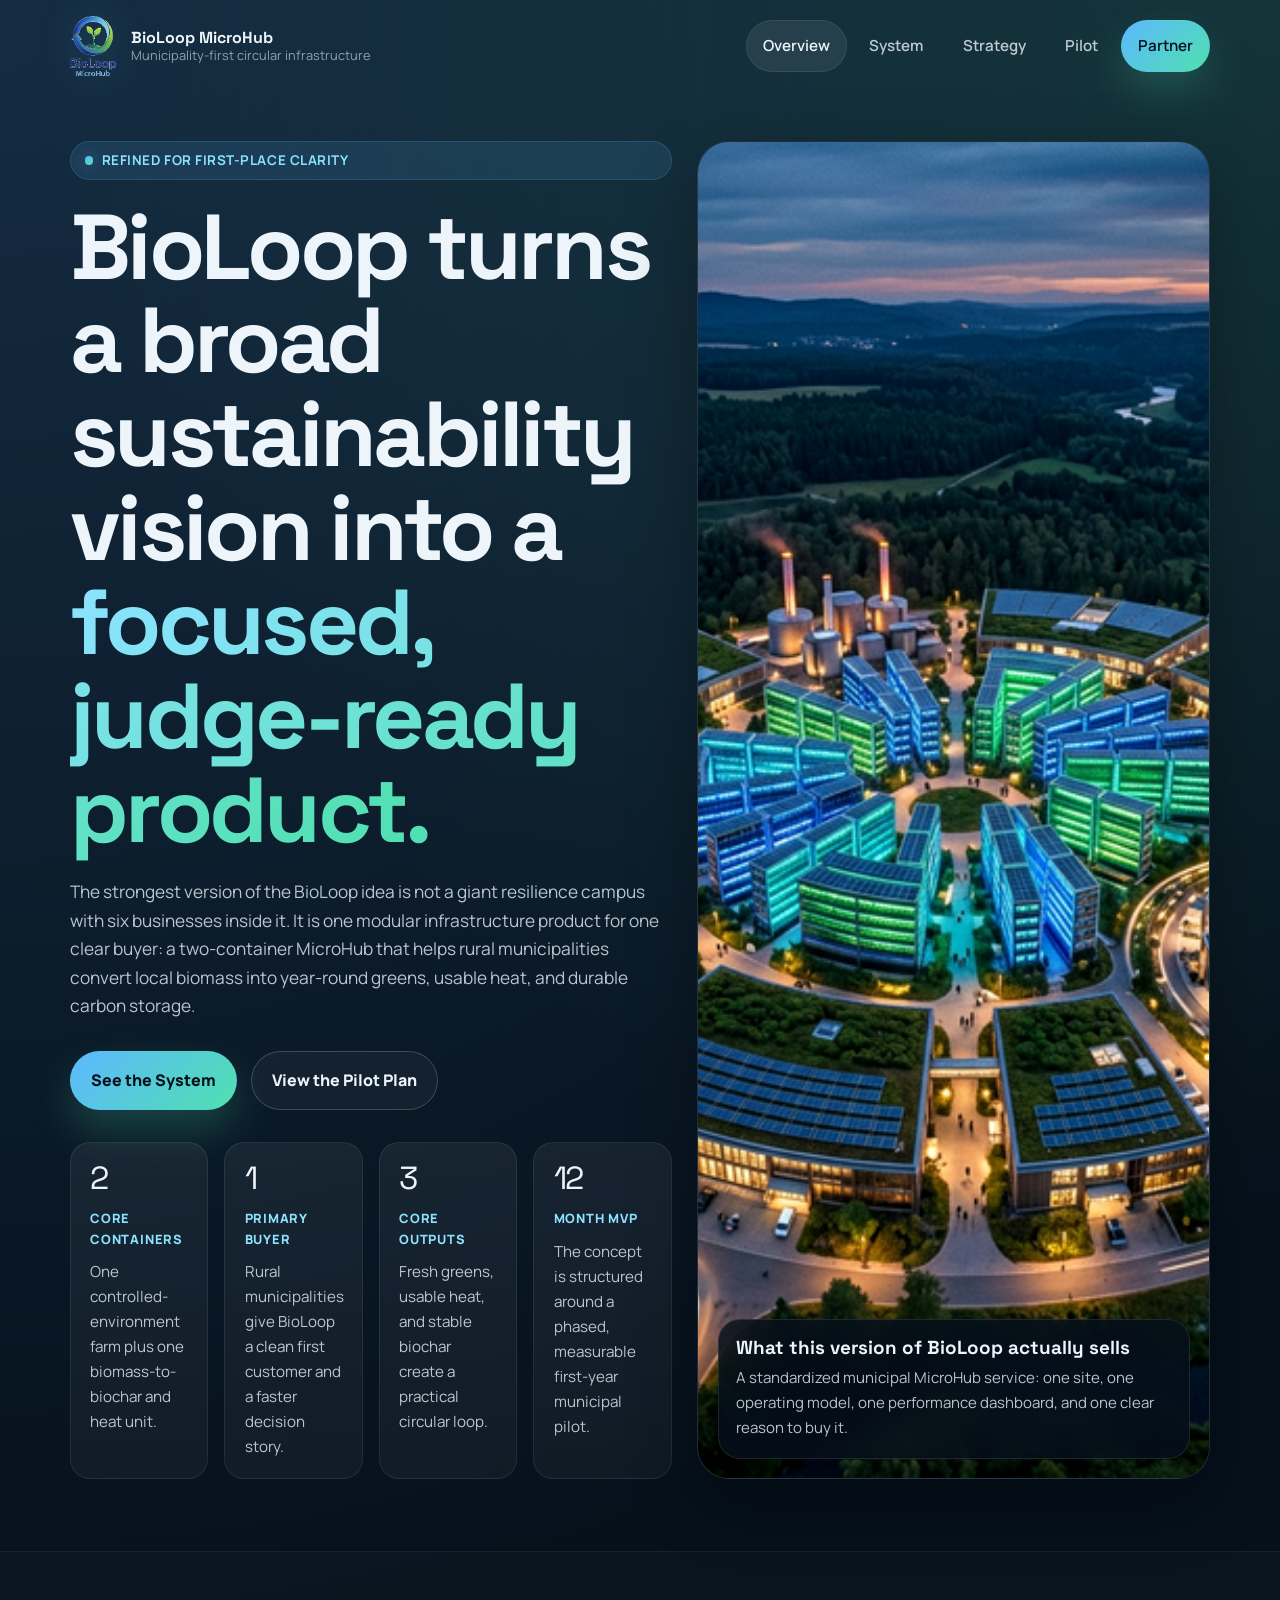
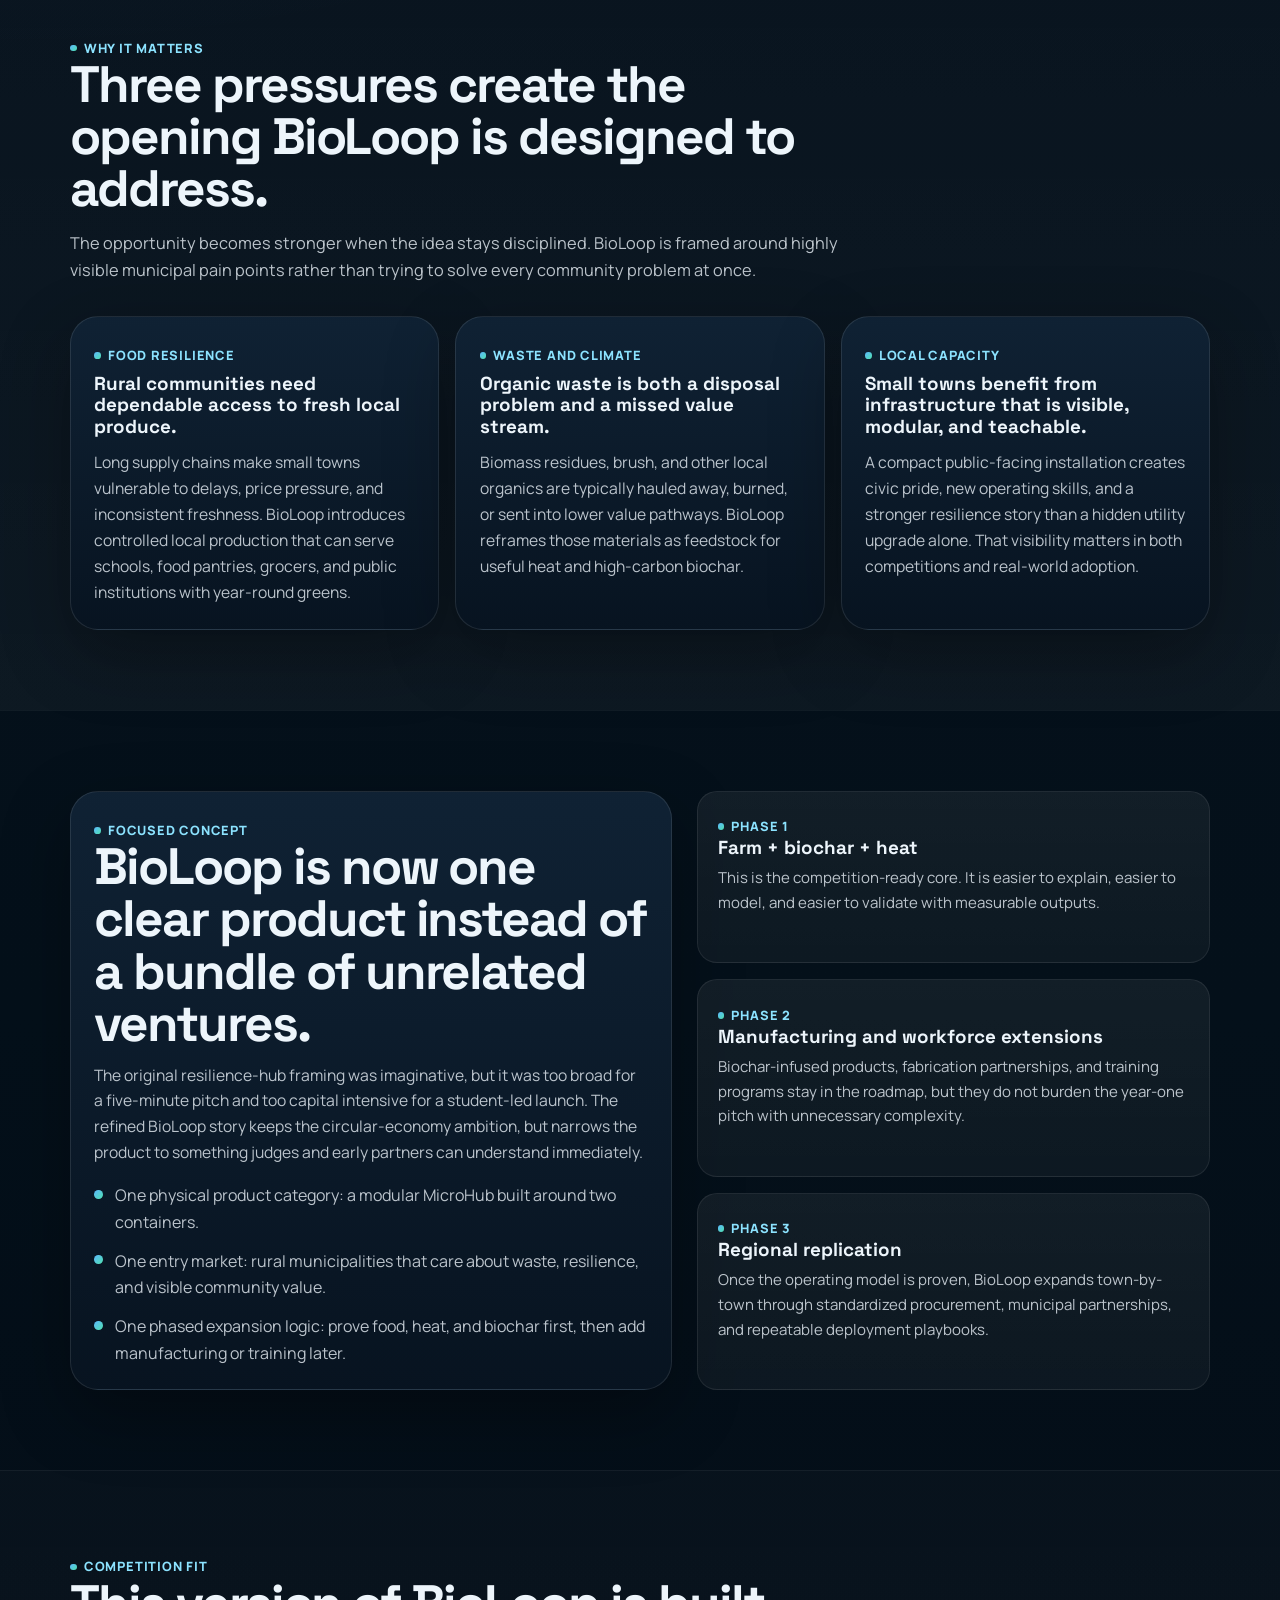
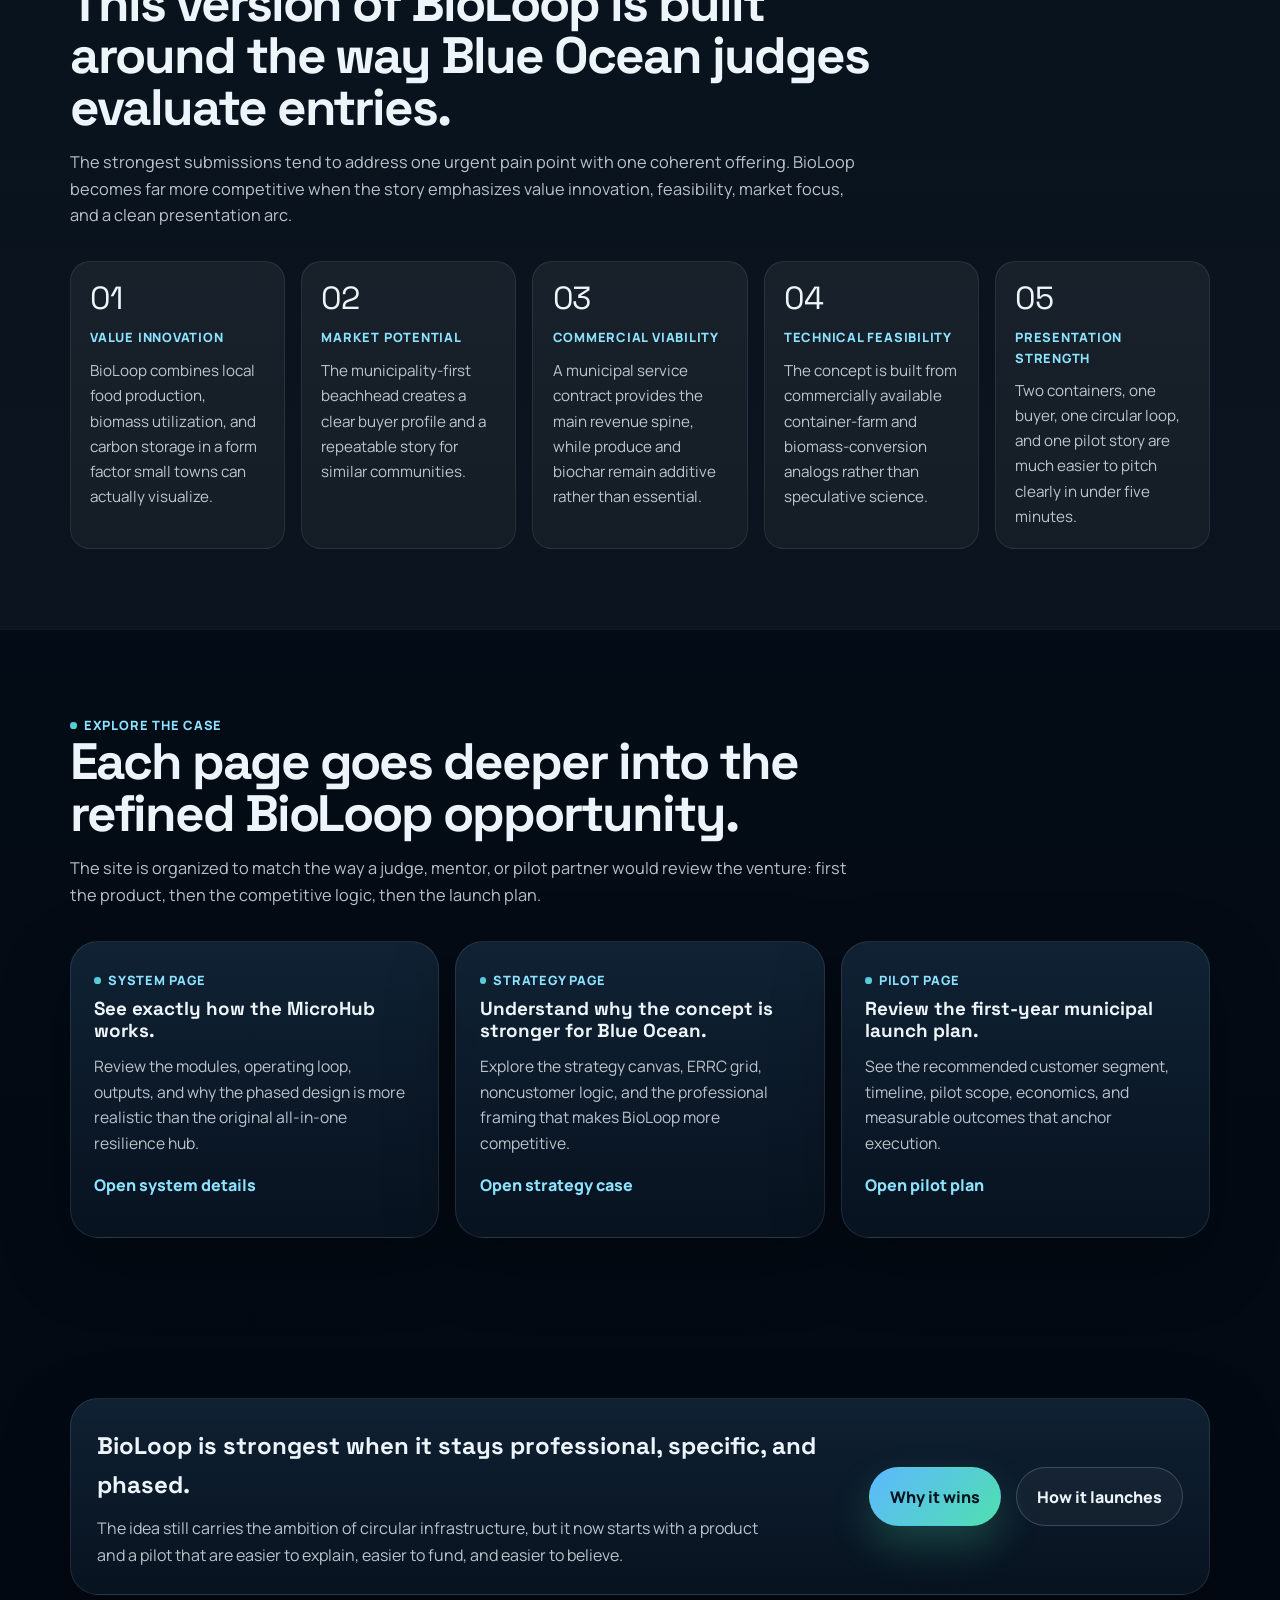
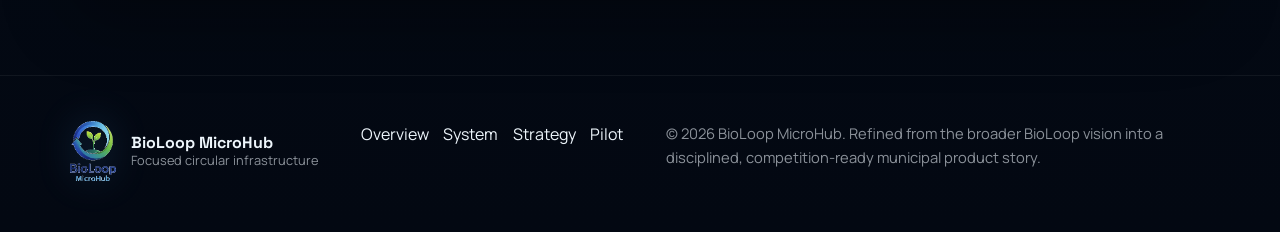
<file: index.html>
<!DOCTYPE html>
<html lang="en">

<head>
  <meta charset="UTF-8" />
  <meta name="viewport" content="width=device-width, initial-scale=1.0" />
  <meta name="description"
    content="BioLoop MicroHub is a focused, competition-ready circular infrastructure concept for rural municipalities: two containers that turn biomass into local greens, usable heat, and durable carbon storage." />
  <meta property="og:title" content="BioLoop MicroHub | Focused Circular Infrastructure" />
  <meta property="og:description"
    content="A refined, professional multi-page presentation of the BioLoop MicroHub idea for Blue Ocean competition positioning, municipal pilots, and phased growth." />
  <title>BioLoop MicroHub | Overview</title>
  <link rel="stylesheet" href="/style.css" />
</head>

<body data-page="home">
  <header class="site-header" id="site-header">
    <div class="container nav">
      <a class="brand" href="/">
        <img src="/website/images/logo_fixed.png" alt="BioLoop MicroHub logo" />
        <span class="brand-copy">
          <span class="brand-title">BioLoop MicroHub</span>
          <span class="brand-subtitle">Municipality-first circular infrastructure</span>
        </span>
      </a>
      <button class="menu-button" id="menu-button" aria-label="Toggle navigation" aria-expanded="false">
        <span></span>
        <span></span>
        <span></span>
      </button>
      <ul class="nav-links" id="nav-links">
        <li><a class="nav-link" data-nav="home" href="/">Overview</a></li>
        <li><a class="nav-link" data-nav="solution" href="/solution/">System</a></li>
        <li><a class="nav-link" data-nav="strategy" href="/strategy/">Strategy</a></li>
        <li><a class="nav-link" data-nav="pilot" href="/pilot/">Pilot</a></li>
        <li><a class="nav-link nav-cta" href="/pilot/#partnerships">Partner</a></li>
      </ul>
    </div>
  </header>

  <main>
    <section class="hero">
      <div class="container hero-grid">
        <div class="hero-copy">
          <span class="eyebrow">Refined for first-place clarity</span>
          <h1 class="hero-title">BioLoop turns a broad sustainability vision into a <span class="accent-text">focused, judge-ready product.</span></h1>
          <p class="hero-text">
            The strongest version of the BioLoop idea is not a giant resilience campus with six businesses inside it.
            It is one modular infrastructure product for one clear buyer: a two-container MicroHub that helps rural
            municipalities convert local biomass into year-round greens, usable heat, and durable carbon storage.
          </p>
          <div class="hero-actions">
            <a class="button primary" href="/solution/">See the System</a>
            <a class="button secondary" href="/pilot/">View the Pilot Plan</a>
          </div>
          <div class="hero-metrics">
            <div class="metric-card reveal">
              <span class="metric-number">2</span>
              <span class="metric-label">Core containers</span>
              <p>One controlled-environment farm plus one biomass-to-biochar and heat unit.</p>
            </div>
            <div class="metric-card reveal">
              <span class="metric-number">1</span>
              <span class="metric-label">Primary buyer</span>
              <p>Rural municipalities give BioLoop a clean first customer and a faster decision story.</p>
            </div>
            <div class="metric-card reveal">
              <span class="metric-number">3</span>
              <span class="metric-label">Core outputs</span>
              <p>Fresh greens, usable heat, and stable biochar create a practical circular loop.</p>
            </div>
            <div class="metric-card reveal">
              <span class="metric-number">12</span>
              <span class="metric-label">Month MVP</span>
              <p>The concept is structured around a phased, measurable first-year municipal pilot.</p>
            </div>
          </div>
        </div>
        <div class="hero-visual reveal">
          <img class="hero-image" src="/website/images/hero_new.png" alt="BioLoop system render" />
          <div class="overlay-panel">
            <h3>What this version of BioLoop actually sells</h3>
            <p>
              A standardized municipal MicroHub service: one site, one operating model, one performance dashboard, and
              one clear reason to buy it.
            </p>
          </div>
        </div>
      </div>
    </section>

    <section class="section alt">
      <div class="container">
        <div class="section-header reveal">
          <span class="section-kicker">Why it matters</span>
          <h2 class="section-title">Three pressures create the opening BioLoop is designed to address.</h2>
          <p class="section-copy">
            The opportunity becomes stronger when the idea stays disciplined. BioLoop is framed around highly visible
            municipal pain points rather than trying to solve every community problem at once.
          </p>
        </div>
        <div class="card-grid grid-3">
          <article class="card reveal">
            <span class="card-kicker">Food resilience</span>
            <h3>Rural communities need dependable access to fresh local produce.</h3>
            <p>
              Long supply chains make small towns vulnerable to delays, price pressure, and inconsistent freshness.
              BioLoop introduces controlled local production that can serve schools, food pantries, grocers, and public
              institutions with year-round greens.
            </p>
          </article>
          <article class="card reveal">
            <span class="card-kicker">Waste and climate</span>
            <h3>Organic waste is both a disposal problem and a missed value stream.</h3>
            <p>
              Biomass residues, brush, and other local organics are typically hauled away, burned, or sent into lower
              value pathways. BioLoop reframes those materials as feedstock for useful heat and high-carbon biochar.
            </p>
          </article>
          <article class="card reveal">
            <span class="card-kicker">Local capacity</span>
            <h3>Small towns benefit from infrastructure that is visible, modular, and teachable.</h3>
            <p>
              A compact public-facing installation creates civic pride, new operating skills, and a stronger resilience
              story than a hidden utility upgrade alone. That visibility matters in both competitions and real-world
              adoption.
            </p>
          </article>
        </div>
      </div>
    </section>

    <section class="section">
      <div class="container split-grid">
        <div class="card reveal">
          <span class="card-kicker">Focused concept</span>
          <h2 class="section-title">BioLoop is now one clear product instead of a bundle of unrelated ventures.</h2>
          <p>
            The original resilience-hub framing was imaginative, but it was too broad for a five-minute pitch and too
            capital intensive for a student-led launch. The refined BioLoop story keeps the circular-economy ambition,
            but narrows the product to something judges and early partners can understand immediately.
          </p>
          <ul class="list">
            <li>One physical product category: a modular MicroHub built around two containers.</li>
            <li>One entry market: rural municipalities that care about waste, resilience, and visible community value.</li>
            <li>One phased expansion logic: prove food, heat, and biochar first, then add manufacturing or training later.</li>
          </ul>
        </div>
        <div class="mini-stack">
          <article class="mini-card reveal">
            <span class="card-kicker">Phase 1</span>
            <h3>Farm + biochar + heat</h3>
            <p>
              This is the competition-ready core. It is easier to explain, easier to model, and easier to validate with
              measurable outputs.
            </p>
          </article>
          <article class="mini-card reveal">
            <span class="card-kicker">Phase 2</span>
            <h3>Manufacturing and workforce extensions</h3>
            <p>
              Biochar-infused products, fabrication partnerships, and training programs stay in the roadmap, but they do
              not burden the year-one pitch with unnecessary complexity.
            </p>
          </article>
          <article class="mini-card reveal">
            <span class="card-kicker">Phase 3</span>
            <h3>Regional replication</h3>
            <p>
              Once the operating model is proven, BioLoop expands town-by-town through standardized procurement,
              municipal partnerships, and repeatable deployment playbooks.
            </p>
          </article>
        </div>
      </div>
    </section>

    <section class="section alt">
      <div class="container">
        <div class="section-header reveal">
          <span class="section-kicker">Competition fit</span>
          <h2 class="section-title">This version of BioLoop is built around the way Blue Ocean judges evaluate entries.</h2>
          <p class="section-copy">
            The strongest submissions tend to address one urgent pain point with one coherent offering. BioLoop becomes
            far more competitive when the story emphasizes value innovation, feasibility, market focus, and a clean
            presentation arc.
          </p>
        </div>
        <div class="score-grid reveal">
          <article class="score-card">
            <span class="score-number">01</span>
            <span class="score-label">Value innovation</span>
            <p>BioLoop combines local food production, biomass utilization, and carbon storage in a form factor small towns can actually visualize.</p>
          </article>
          <article class="score-card">
            <span class="score-number">02</span>
            <span class="score-label">Market potential</span>
            <p>The municipality-first beachhead creates a clear buyer profile and a repeatable story for similar communities.</p>
          </article>
          <article class="score-card">
            <span class="score-number">03</span>
            <span class="score-label">Commercial viability</span>
            <p>A municipal service contract provides the main revenue spine, while produce and biochar remain additive rather than essential.</p>
          </article>
          <article class="score-card">
            <span class="score-number">04</span>
            <span class="score-label">Technical feasibility</span>
            <p>The concept is built from commercially available container-farm and biomass-conversion analogs rather than speculative science.</p>
          </article>
          <article class="score-card">
            <span class="score-number">05</span>
            <span class="score-label">Presentation strength</span>
            <p>Two containers, one buyer, one circular loop, and one pilot story are much easier to pitch clearly in under five minutes.</p>
          </article>
        </div>
      </div>
    </section>

    <section class="section">
      <div class="container">
        <div class="section-header reveal">
          <span class="section-kicker">Explore the case</span>
          <h2 class="section-title">Each page goes deeper into the refined BioLoop opportunity.</h2>
          <p class="section-copy">
            The site is organized to match the way a judge, mentor, or pilot partner would review the venture: first the
            product, then the competitive logic, then the launch plan.
          </p>
        </div>
        <div class="card-grid grid-3">
          <article class="card reveal">
            <span class="card-kicker">System page</span>
            <h3>See exactly how the MicroHub works.</h3>
            <p>
              Review the modules, operating loop, outputs, and why the phased design is more realistic than the original
              all-in-one resilience hub.
            </p>
            <div class="button-row">
              <a class="button ghost" href="/solution/">Open system details</a>
            </div>
          </article>
          <article class="card reveal">
            <span class="card-kicker">Strategy page</span>
            <h3>Understand why the concept is stronger for Blue Ocean.</h3>
            <p>
              Explore the strategy canvas, ERRC grid, noncustomer logic, and the professional framing that makes BioLoop
              more competitive.
            </p>
            <div class="button-row">
              <a class="button ghost" href="/strategy/">Open strategy case</a>
            </div>
          </article>
          <article class="card reveal">
            <span class="card-kicker">Pilot page</span>
            <h3>Review the first-year municipal launch plan.</h3>
            <p>
              See the recommended customer segment, timeline, pilot scope, economics, and measurable outcomes that anchor
              execution.
            </p>
            <div class="button-row">
              <a class="button ghost" href="/pilot/">Open pilot plan</a>
            </div>
          </article>
        </div>
      </div>
    </section>

    <section class="section">
      <div class="container">
        <div class="cta-panel reveal">
          <div>
            <h3>BioLoop is strongest when it stays professional, specific, and phased.</h3>
            <p>
              The idea still carries the ambition of circular infrastructure, but it now starts with a product and a
              pilot that are easier to explain, easier to fund, and easier to believe.
            </p>
          </div>
          <div class="button-row">
            <a class="button primary" href="/strategy/">Why it wins</a>
            <a class="button secondary" href="/pilot/">How it launches</a>
          </div>
        </div>
      </div>
    </section>
  </main>

  <footer class="footer">
    <div class="container footer-grid">
      <div>
        <a class="brand" href="/">
          <img src="/website/images/logo_fixed.png" alt="BioLoop MicroHub logo" />
          <span class="brand-copy">
            <span class="brand-title">BioLoop MicroHub</span>
            <span class="brand-subtitle">Focused circular infrastructure</span>
          </span>
        </a>
      </div>
      <div class="footer-links">
        <a href="/">Overview</a>
        <a href="/solution/">System</a>
        <a href="/strategy/">Strategy</a>
        <a href="/pilot/">Pilot</a>
      </div>
      <p class="footer-copy">© <span id="year"></span> BioLoop MicroHub. Refined from the broader BioLoop vision into a disciplined, competition-ready municipal product story.</p>
    </div>
  </footer>

  <script src="/script.js"></script>
</body>

</html>
</file>
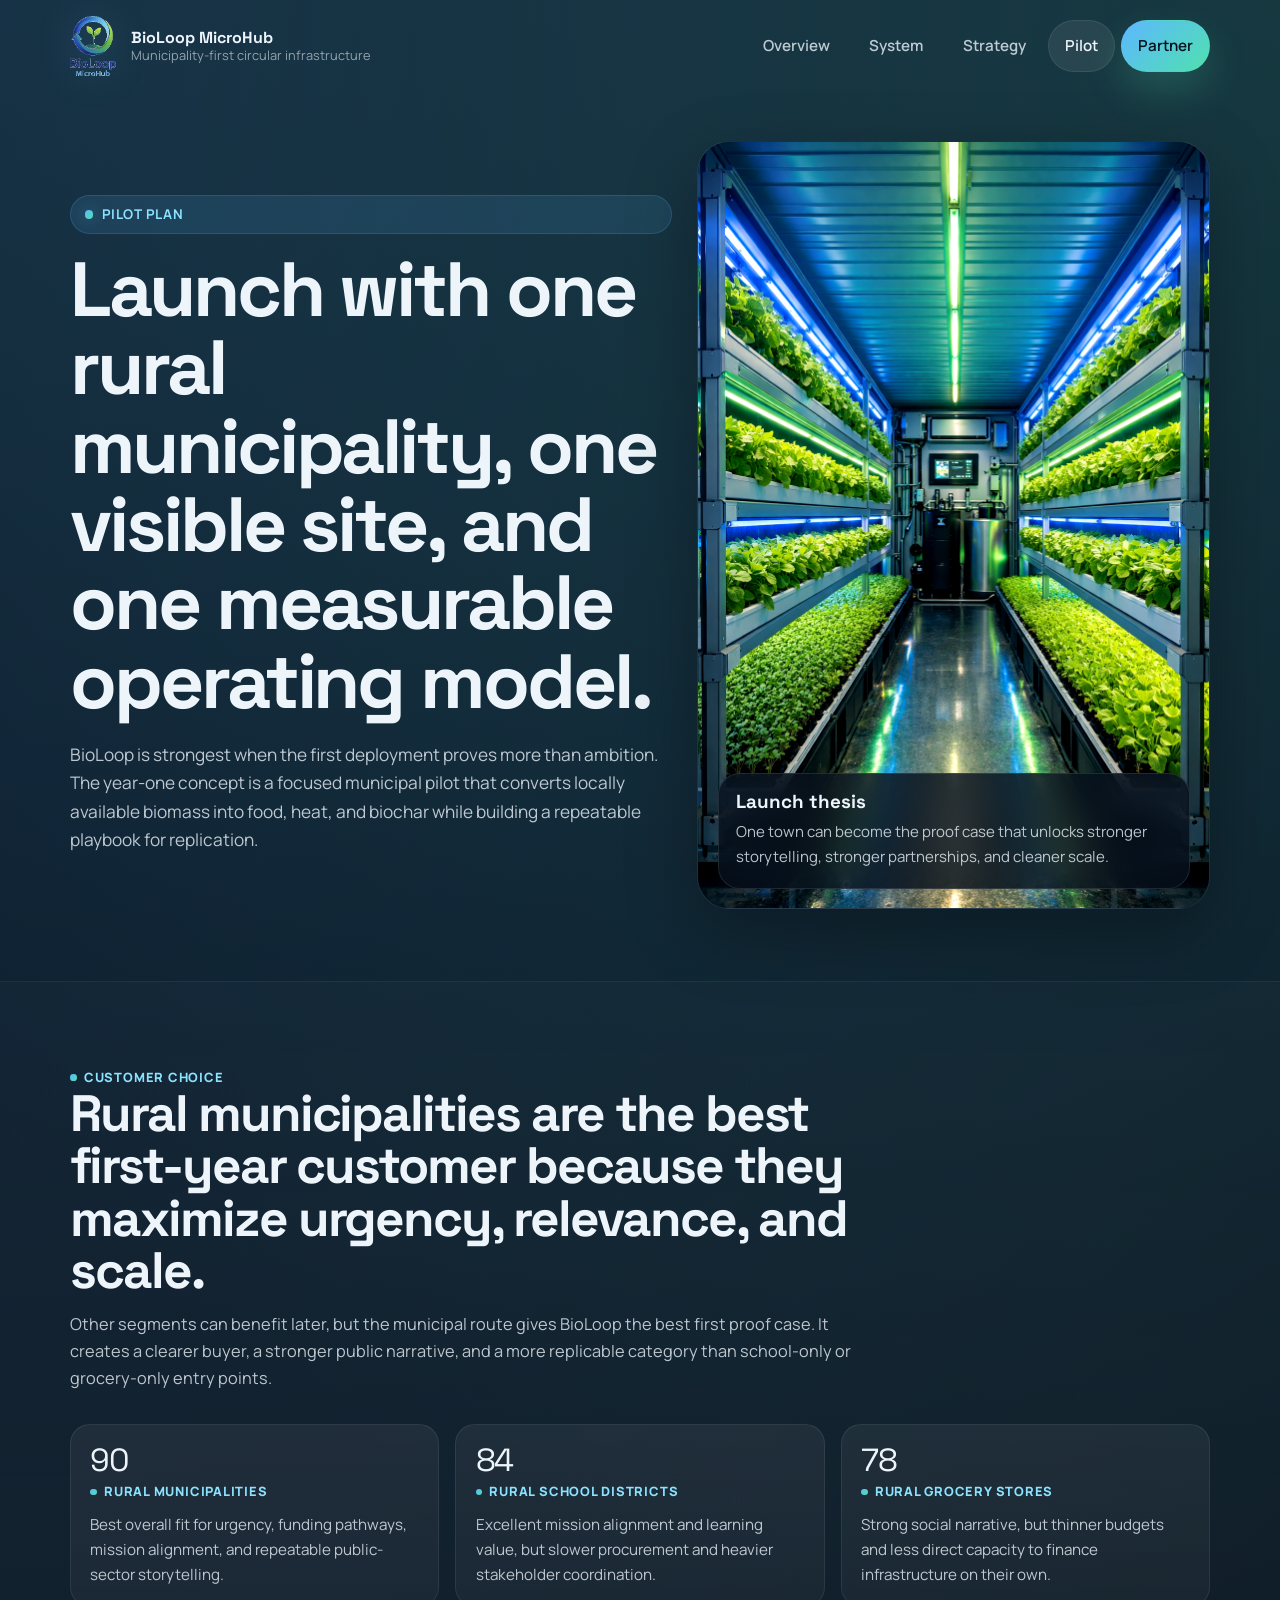
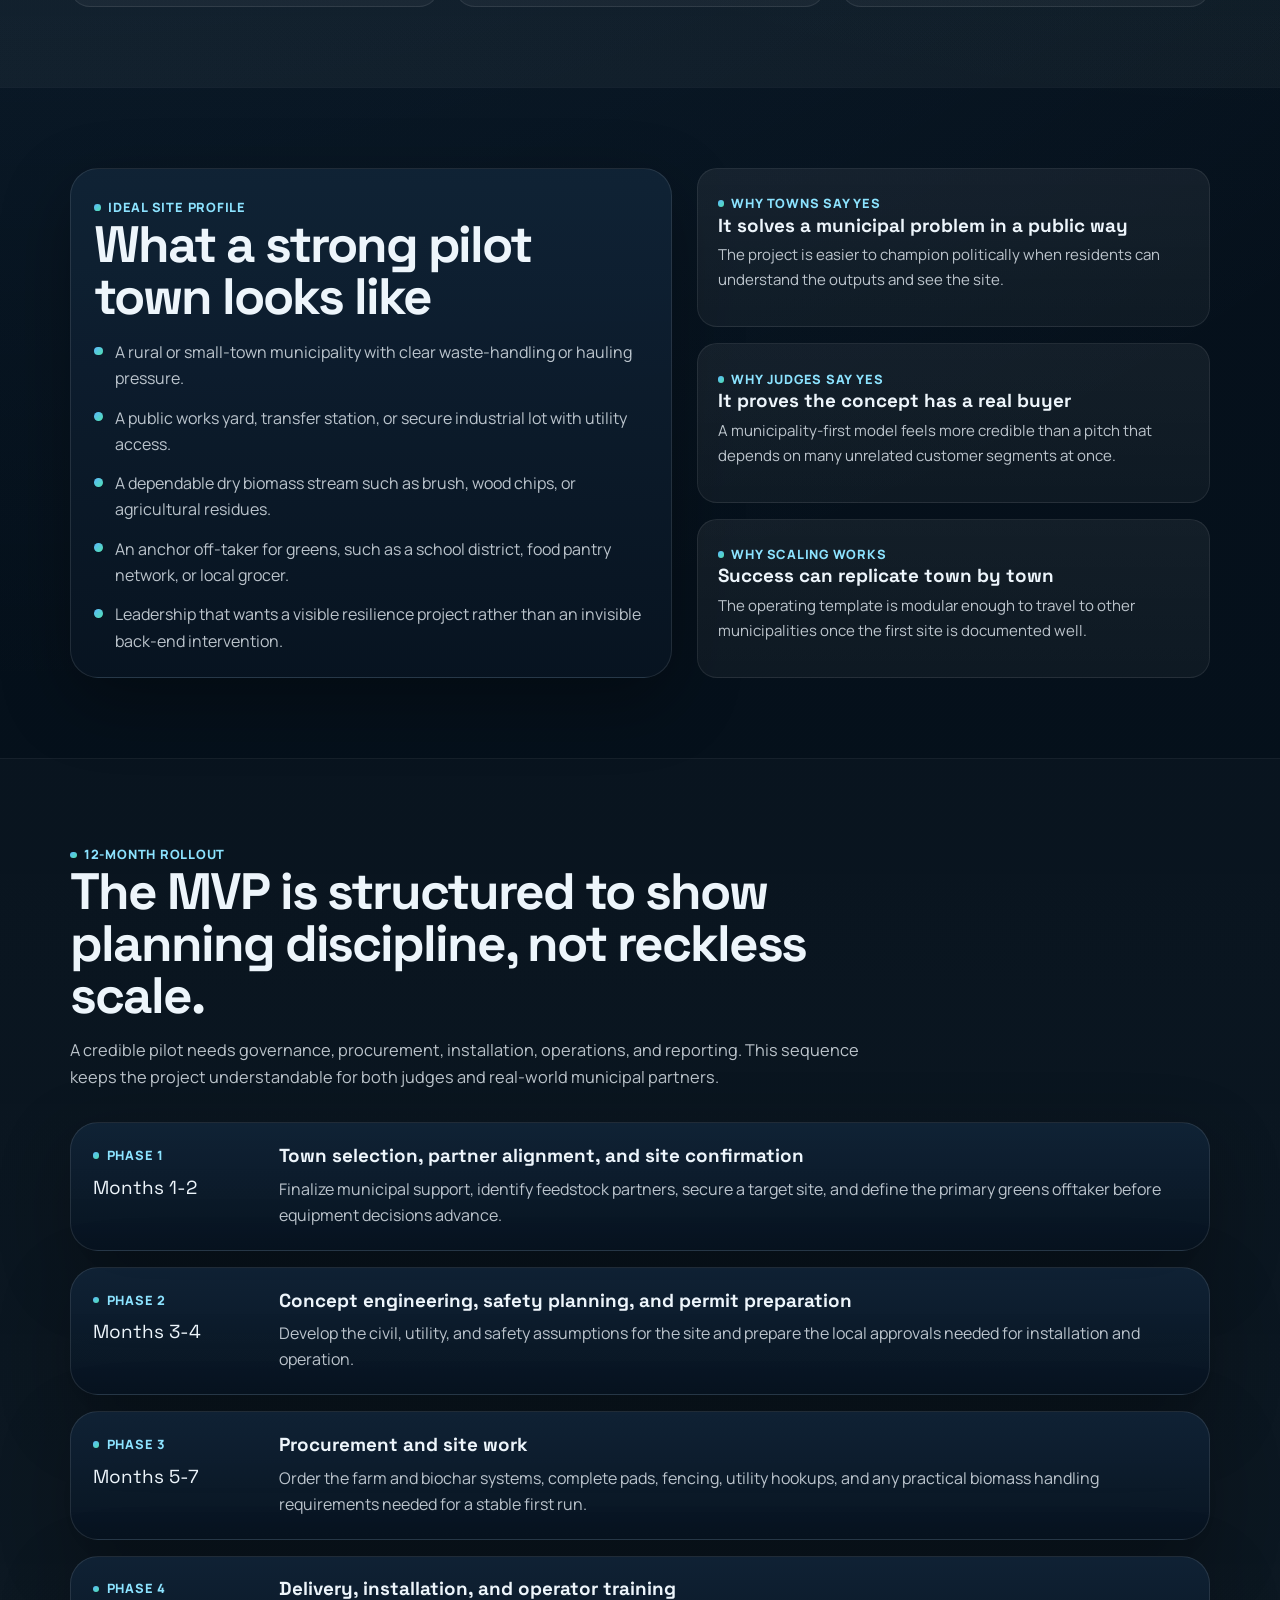
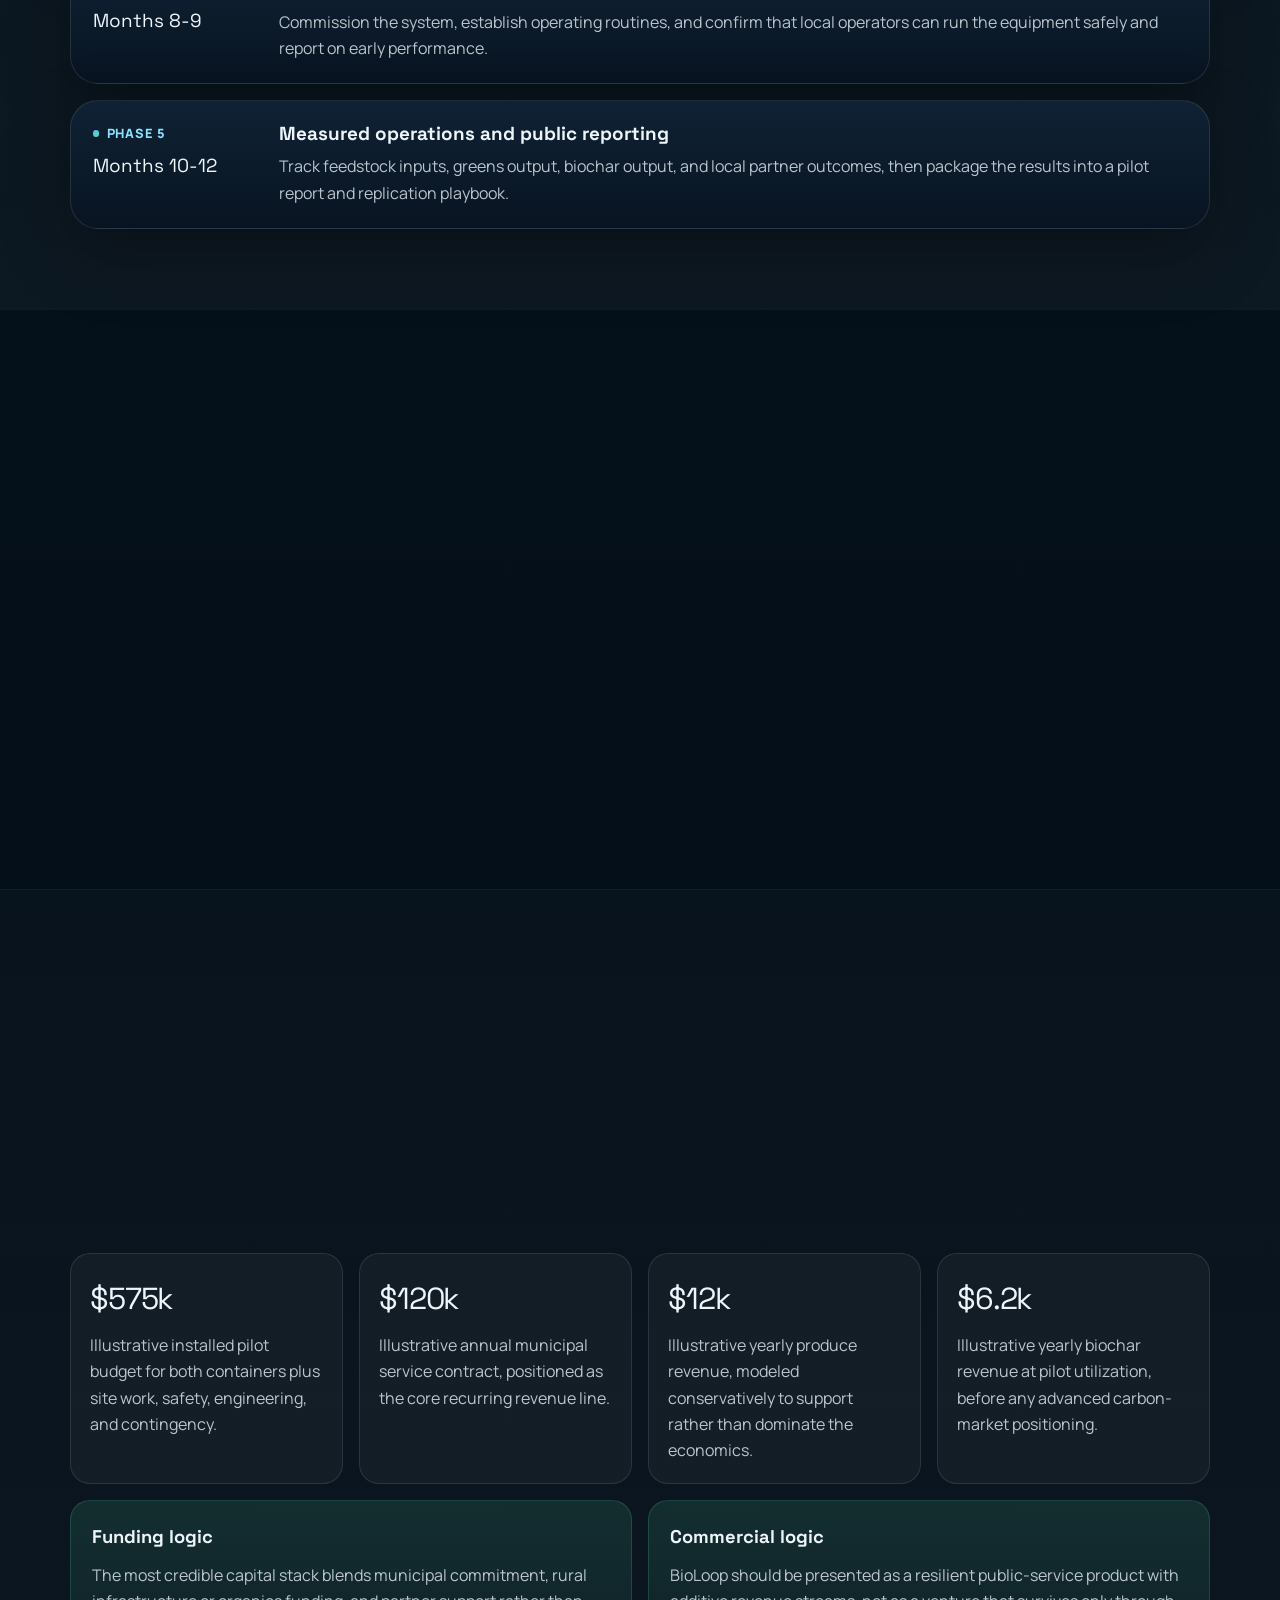
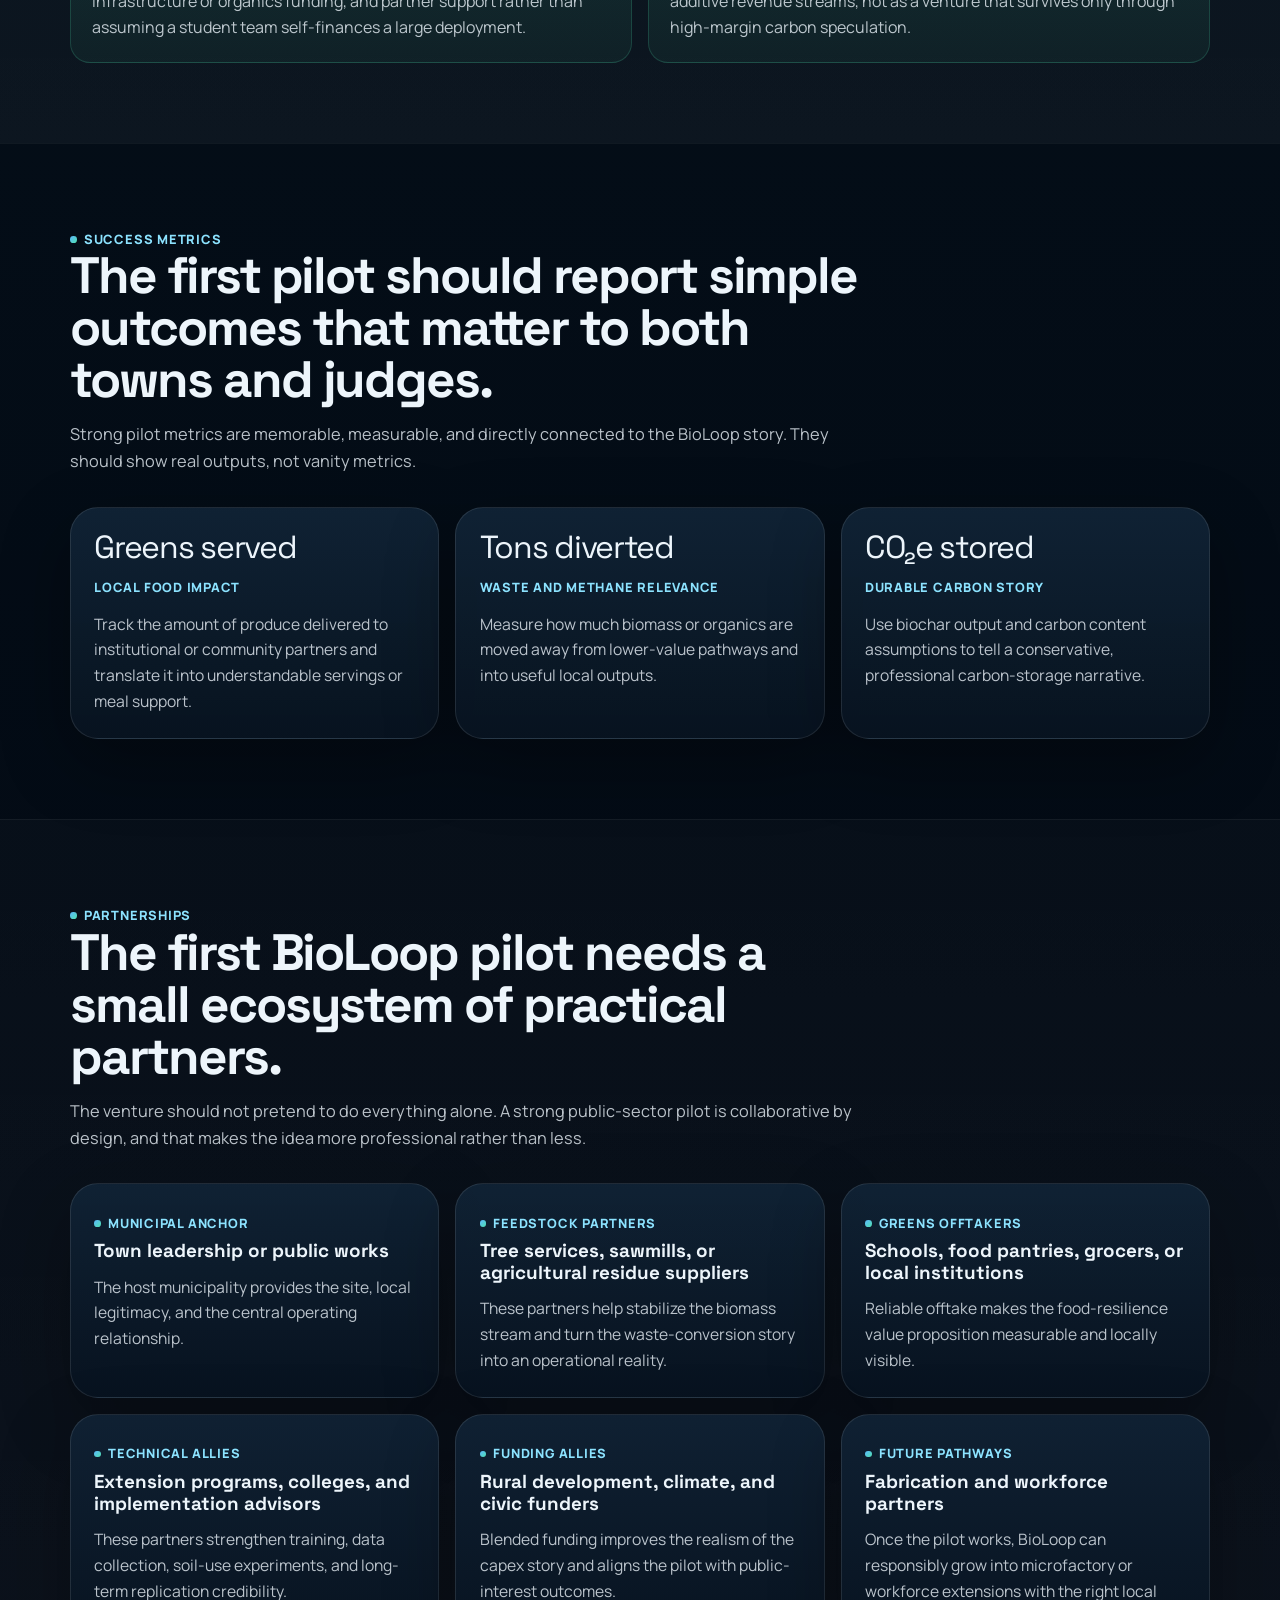
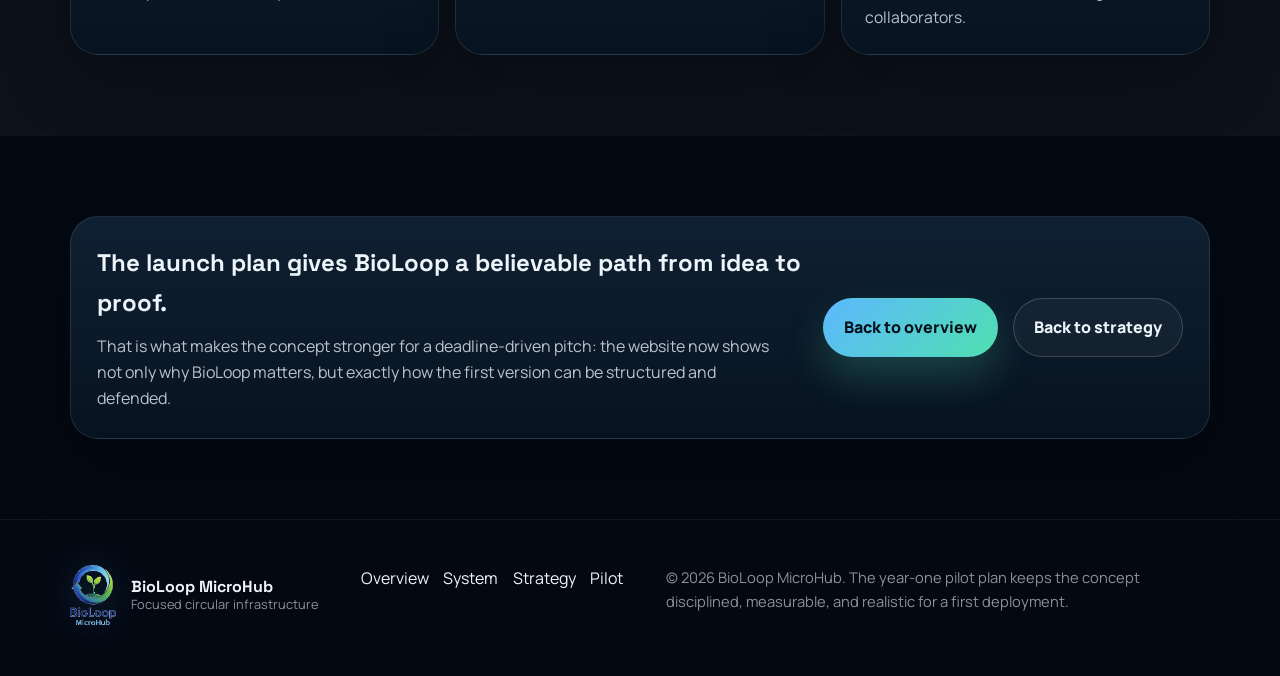
<file: pilot/index.html>
<!DOCTYPE html>
<html lang="en">

<head>
  <meta charset="UTF-8" />
  <meta name="viewport" content="width=device-width, initial-scale=1.0" />
  <meta name="description"
    content="Year-one rural municipal pilot plan for BioLoop MicroHub, including customer selection, timeline, hardware scope, pilot economics, and key success metrics." />
  <title>BioLoop MicroHub | Pilot</title>
  <link rel="stylesheet" href="/style.css" />
</head>

<body data-page="pilot">
  <header class="site-header" id="site-header">
    <div class="container nav">
      <a class="brand" href="/">
        <img src="/website/images/logo_fixed.png" alt="BioLoop MicroHub logo" />
        <span class="brand-copy">
          <span class="brand-title">BioLoop MicroHub</span>
          <span class="brand-subtitle">Municipality-first circular infrastructure</span>
        </span>
      </a>
      <button class="menu-button" id="menu-button" aria-label="Toggle navigation" aria-expanded="false">
        <span></span>
        <span></span>
        <span></span>
      </button>
      <ul class="nav-links" id="nav-links">
        <li><a class="nav-link" data-nav="home" href="/">Overview</a></li>
        <li><a class="nav-link" data-nav="solution" href="/solution/">System</a></li>
        <li><a class="nav-link" data-nav="strategy" href="/strategy/">Strategy</a></li>
        <li><a class="nav-link" data-nav="pilot" href="/pilot/">Pilot</a></li>
        <li><a class="nav-link nav-cta" href="#partnerships">Partner</a></li>
      </ul>
    </div>
  </header>

  <main>
    <section class="page-hero">
      <div class="container page-hero-grid">
        <div class="page-hero-copy">
          <span class="eyebrow">Pilot plan</span>
          <h1 class="page-title">Launch with one rural municipality, one visible site, and one measurable operating model.</h1>
          <p class="page-text">
            BioLoop is strongest when the first deployment proves more than ambition. The year-one concept is a focused
            municipal pilot that converts locally available biomass into food, heat, and biochar while building a
            repeatable playbook for replication.
          </p>
        </div>
        <div class="page-hero-visual reveal">
          <img class="page-hero-image" src="/website/images/hero.png" alt="BioLoop pilot visual" />
          <div class="overlay-panel">
            <h3>Launch thesis</h3>
            <p>One town can become the proof case that unlocks stronger storytelling, stronger partnerships, and cleaner scale.</p>
          </div>
        </div>
      </div>
    </section>

    <section class="section alt">
      <div class="container">
        <div class="section-header reveal">
          <span class="section-kicker">Customer choice</span>
          <h2 class="section-title">Rural municipalities are the best first-year customer because they maximize urgency, relevance, and scale.</h2>
          <p class="section-copy">
            Other segments can benefit later, but the municipal route gives BioLoop the best first proof case. It
            creates a clearer buyer, a stronger public narrative, and a more replicable category than school-only or
            grocery-only entry points.
          </p>
        </div>
        <div class="phase-grid">
          <article class="phase-card reveal">
            <span class="score-number">90</span>
            <span class="phase-kicker">Rural municipalities</span>
            <p>Best overall fit for urgency, funding pathways, mission alignment, and repeatable public-sector storytelling.</p>
          </article>
          <article class="phase-card reveal">
            <span class="score-number">84</span>
            <span class="phase-kicker">Rural school districts</span>
            <p>Excellent mission alignment and learning value, but slower procurement and heavier stakeholder coordination.</p>
          </article>
          <article class="phase-card reveal">
            <span class="score-number">78</span>
            <span class="phase-kicker">Rural grocery stores</span>
            <p>Strong social narrative, but thinner budgets and less direct capacity to finance infrastructure on their own.</p>
          </article>
        </div>
      </div>
    </section>

    <section class="section">
      <div class="container split-grid">
        <div class="card reveal">
          <span class="card-kicker">Ideal site profile</span>
          <h2 class="section-title">What a strong pilot town looks like</h2>
          <ul class="list">
            <li>A rural or small-town municipality with clear waste-handling or hauling pressure.</li>
            <li>A public works yard, transfer station, or secure industrial lot with utility access.</li>
            <li>A dependable dry biomass stream such as brush, wood chips, or agricultural residues.</li>
            <li>An anchor off-taker for greens, such as a school district, food pantry network, or local grocer.</li>
            <li>Leadership that wants a visible resilience project rather than an invisible back-end intervention.</li>
          </ul>
        </div>
        <div class="mini-stack">
          <article class="mini-card reveal">
            <span class="card-kicker">Why towns say yes</span>
            <h3>It solves a municipal problem in a public way</h3>
            <p>The project is easier to champion politically when residents can understand the outputs and see the site.</p>
          </article>
          <article class="mini-card reveal">
            <span class="card-kicker">Why judges say yes</span>
            <h3>It proves the concept has a real buyer</h3>
            <p>A municipality-first model feels more credible than a pitch that depends on many unrelated customer segments at once.</p>
          </article>
          <article class="mini-card reveal">
            <span class="card-kicker">Why scaling works</span>
            <h3>Success can replicate town by town</h3>
            <p>The operating template is modular enough to travel to other municipalities once the first site is documented well.</p>
          </article>
        </div>
      </div>
    </section>

    <section class="section alt">
      <div class="container">
        <div class="section-header reveal">
          <span class="section-kicker">12-month rollout</span>
          <h2 class="section-title">The MVP is structured to show planning discipline, not reckless scale.</h2>
          <p class="section-copy">
            A credible pilot needs governance, procurement, installation, operations, and reporting. This sequence keeps
            the project understandable for both judges and real-world municipal partners.
          </p>
        </div>
        <div class="timeline">
          <article class="timeline-item reveal">
            <div class="timeline-band">
              <span class="timeline-kicker">Phase 1</span>
              <span class="timeline-months">Months 1-2</span>
            </div>
            <div>
              <h3>Town selection, partner alignment, and site confirmation</h3>
              <p>Finalize municipal support, identify feedstock partners, secure a target site, and define the primary greens offtaker before equipment decisions advance.</p>
            </div>
          </article>
          <article class="timeline-item reveal">
            <div class="timeline-band">
              <span class="timeline-kicker">Phase 2</span>
              <span class="timeline-months">Months 3-4</span>
            </div>
            <div>
              <h3>Concept engineering, safety planning, and permit preparation</h3>
              <p>Develop the civil, utility, and safety assumptions for the site and prepare the local approvals needed for installation and operation.</p>
            </div>
          </article>
          <article class="timeline-item reveal">
            <div class="timeline-band">
              <span class="timeline-kicker">Phase 3</span>
              <span class="timeline-months">Months 5-7</span>
            </div>
            <div>
              <h3>Procurement and site work</h3>
              <p>Order the farm and biochar systems, complete pads, fencing, utility hookups, and any practical biomass handling requirements needed for a stable first run.</p>
            </div>
          </article>
          <article class="timeline-item reveal">
            <div class="timeline-band">
              <span class="timeline-kicker">Phase 4</span>
              <span class="timeline-months">Months 8-9</span>
            </div>
            <div>
              <h3>Delivery, installation, and operator training</h3>
              <p>Commission the system, establish operating routines, and confirm that local operators can run the equipment safely and report on early performance.</p>
            </div>
          </article>
          <article class="timeline-item reveal">
            <div class="timeline-band">
              <span class="timeline-kicker">Phase 5</span>
              <span class="timeline-months">Months 10-12</span>
            </div>
            <div>
              <h3>Measured operations and public reporting</h3>
              <p>Track feedstock inputs, greens output, biochar output, and local partner outcomes, then package the results into a pilot report and replication playbook.</p>
            </div>
          </article>
        </div>
      </div>
    </section>

    <section class="section">
      <div class="container">
        <div class="section-header reveal">
          <span class="section-kicker">Installed scope</span>
          <h2 class="section-title">What gets installed in the pilot</h2>
          <p class="section-copy">
            The MVP is intentionally constrained. It includes the hardware that creates the strongest proof case and
            leaves optional manufacturing extensions for later phases.
          </p>
        </div>
        <div class="card-grid grid-3">
          <article class="card reveal">
            <span class="card-kicker">Container 1</span>
            <h3>Hydroponic farm module</h3>
            <p>A 20-foot controlled-environment grow unit focused on leafy greens, herbs, or microgreens with predictable harvest cycles.</p>
          </article>
          <article class="card reveal">
            <span class="card-kicker">Container 2</span>
            <h3>Biochar and heat module</h3>
            <p>A 20-foot biomass conversion unit designed to process dry feedstock into useful heat and high-carbon biochar at pilot scale.</p>
          </article>
          <article class="card reveal">
            <span class="card-kicker">Site support</span>
            <h3>Civil, safety, and utility infrastructure</h3>
            <p>Pads, fencing, electrical service, heat transfer hardware, moisture management, and operator safety planning complete the core pilot.</p>
          </article>
        </div>
      </div>
    </section>

    <section class="section alt">
      <div class="container">
        <div class="section-header reveal">
          <span class="section-kicker">Illustrative economics</span>
          <h2 class="section-title">The pilot story is stronger when the economics are conservative and easy to explain.</h2>
          <p class="section-copy">
            These figures frame the MicroHub as a municipal service-backed pilot rather than a miracle machine. That is
            more credible to judges and more usable in real partnership conversations.
          </p>
        </div>
        <div class="economics-grid">
          <article class="economics-card reveal">
            <span class="economics-number">$575k</span>
            <p>Illustrative installed pilot budget for both containers plus site work, safety, engineering, and contingency.</p>
          </article>
          <article class="economics-card reveal">
            <span class="economics-number">$120k</span>
            <p>Illustrative annual municipal service contract, positioned as the core recurring revenue line.</p>
          </article>
          <article class="economics-card reveal">
            <span class="economics-number">$12k</span>
            <p>Illustrative yearly produce revenue, modeled conservatively to support rather than dominate the economics.</p>
          </article>
          <article class="economics-card reveal">
            <span class="economics-number">$6.2k</span>
            <p>Illustrative yearly biochar revenue at pilot utilization, before any advanced carbon-market positioning.</p>
          </article>
        </div>
        <div class="comparison-grid" style="margin-top: 1rem;">
          <article class="callout reveal">
            <h3>Funding logic</h3>
            <p>
              The most credible capital stack blends municipal commitment, rural infrastructure or organics funding, and
              partner support rather than assuming a student team self-finances a large deployment.
            </p>
          </article>
          <article class="callout reveal">
            <h3>Commercial logic</h3>
            <p>
              BioLoop should be presented as a resilient public-service product with additive revenue streams, not as a
              venture that survives only through high-margin carbon speculation.
            </p>
          </article>
        </div>
      </div>
    </section>

    <section class="section">
      <div class="container">
        <div class="section-header reveal">
          <span class="section-kicker">Success metrics</span>
          <h2 class="section-title">The first pilot should report simple outcomes that matter to both towns and judges.</h2>
          <p class="section-copy">
            Strong pilot metrics are memorable, measurable, and directly connected to the BioLoop story. They should show
            real outputs, not vanity metrics.
          </p>
        </div>
        <div class="metric-grid">
          <article class="card reveal">
            <span class="metric-number">Greens served</span>
            <span class="metric-label">Local food impact</span>
            <p>Track the amount of produce delivered to institutional or community partners and translate it into understandable servings or meal support.</p>
          </article>
          <article class="card reveal">
            <span class="metric-number">Tons diverted</span>
            <span class="metric-label">Waste and methane relevance</span>
            <p>Measure how much biomass or organics are moved away from lower-value pathways and into useful local outputs.</p>
          </article>
          <article class="card reveal">
            <span class="metric-number">CO₂e stored</span>
            <span class="metric-label">Durable carbon story</span>
            <p>Use biochar output and carbon content assumptions to tell a conservative, professional carbon-storage narrative.</p>
          </article>
        </div>
      </div>
    </section>

    <section class="section alt" id="partnerships">
      <div class="container">
        <div class="section-header reveal">
          <span class="section-kicker">Partnerships</span>
          <h2 class="section-title">The first BioLoop pilot needs a small ecosystem of practical partners.</h2>
          <p class="section-copy">
            The venture should not pretend to do everything alone. A strong public-sector pilot is collaborative by
            design, and that makes the idea more professional rather than less.
          </p>
        </div>
        <div class="partner-grid">
          <article class="card reveal">
            <span class="card-kicker">Municipal anchor</span>
            <h3>Town leadership or public works</h3>
            <p>The host municipality provides the site, local legitimacy, and the central operating relationship.</p>
          </article>
          <article class="card reveal">
            <span class="card-kicker">Feedstock partners</span>
            <h3>Tree services, sawmills, or agricultural residue suppliers</h3>
            <p>These partners help stabilize the biomass stream and turn the waste-conversion story into an operational reality.</p>
          </article>
          <article class="card reveal">
            <span class="card-kicker">Greens offtakers</span>
            <h3>Schools, food pantries, grocers, or local institutions</h3>
            <p>Reliable offtake makes the food-resilience value proposition measurable and locally visible.</p>
          </article>
          <article class="card reveal">
            <span class="card-kicker">Technical allies</span>
            <h3>Extension programs, colleges, and implementation advisors</h3>
            <p>These partners strengthen training, data collection, soil-use experiments, and long-term replication credibility.</p>
          </article>
          <article class="card reveal">
            <span class="card-kicker">Funding allies</span>
            <h3>Rural development, climate, and civic funders</h3>
            <p>Blended funding improves the realism of the capex story and aligns the pilot with public-interest outcomes.</p>
          </article>
          <article class="card reveal">
            <span class="card-kicker">Future pathways</span>
            <h3>Fabrication and workforce partners</h3>
            <p>Once the pilot works, BioLoop can responsibly grow into microfactory or workforce extensions with the right local collaborators.</p>
          </article>
        </div>
      </div>
    </section>

    <section class="section">
      <div class="container">
        <div class="cta-panel reveal">
          <div>
            <h3>The launch plan gives BioLoop a believable path from idea to proof.</h3>
            <p>
              That is what makes the concept stronger for a deadline-driven pitch: the website now shows not only why
              BioLoop matters, but exactly how the first version can be structured and defended.
            </p>
          </div>
          <div class="button-row">
            <a class="button primary" href="/">Back to overview</a>
            <a class="button secondary" href="/strategy/">Back to strategy</a>
          </div>
        </div>
      </div>
    </section>
  </main>

  <footer class="footer">
    <div class="container footer-grid">
      <div>
        <a class="brand" href="/">
          <img src="/website/images/logo_fixed.png" alt="BioLoop MicroHub logo" />
          <span class="brand-copy">
            <span class="brand-title">BioLoop MicroHub</span>
            <span class="brand-subtitle">Focused circular infrastructure</span>
          </span>
        </a>
      </div>
      <div class="footer-links">
        <a href="/">Overview</a>
        <a href="/solution/">System</a>
        <a href="/strategy/">Strategy</a>
        <a href="/pilot/">Pilot</a>
      </div>
      <p class="footer-copy">© <span id="year"></span> BioLoop MicroHub. The year-one pilot plan keeps the concept disciplined, measurable, and realistic for a first deployment.</p>
    </div>
  </footer>

  <script src="/script.js"></script>
</body>

</html>
</file>
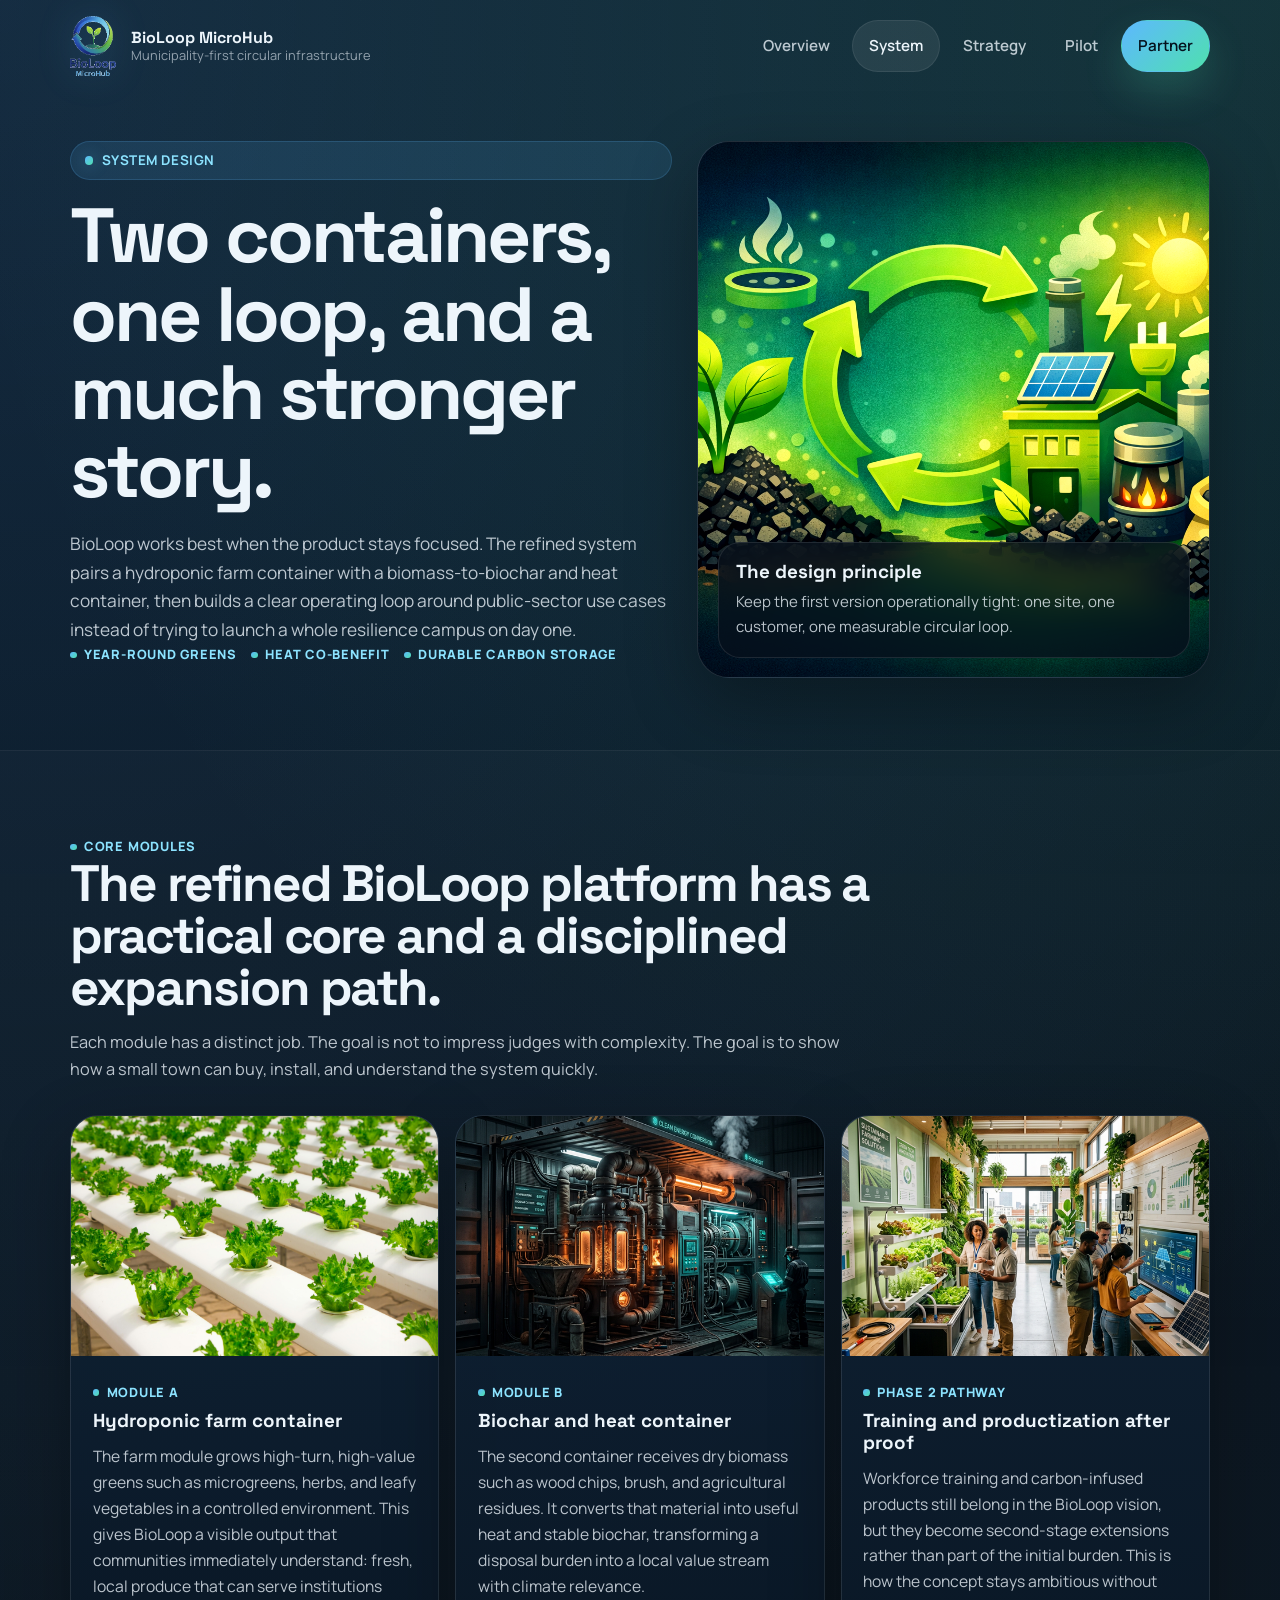
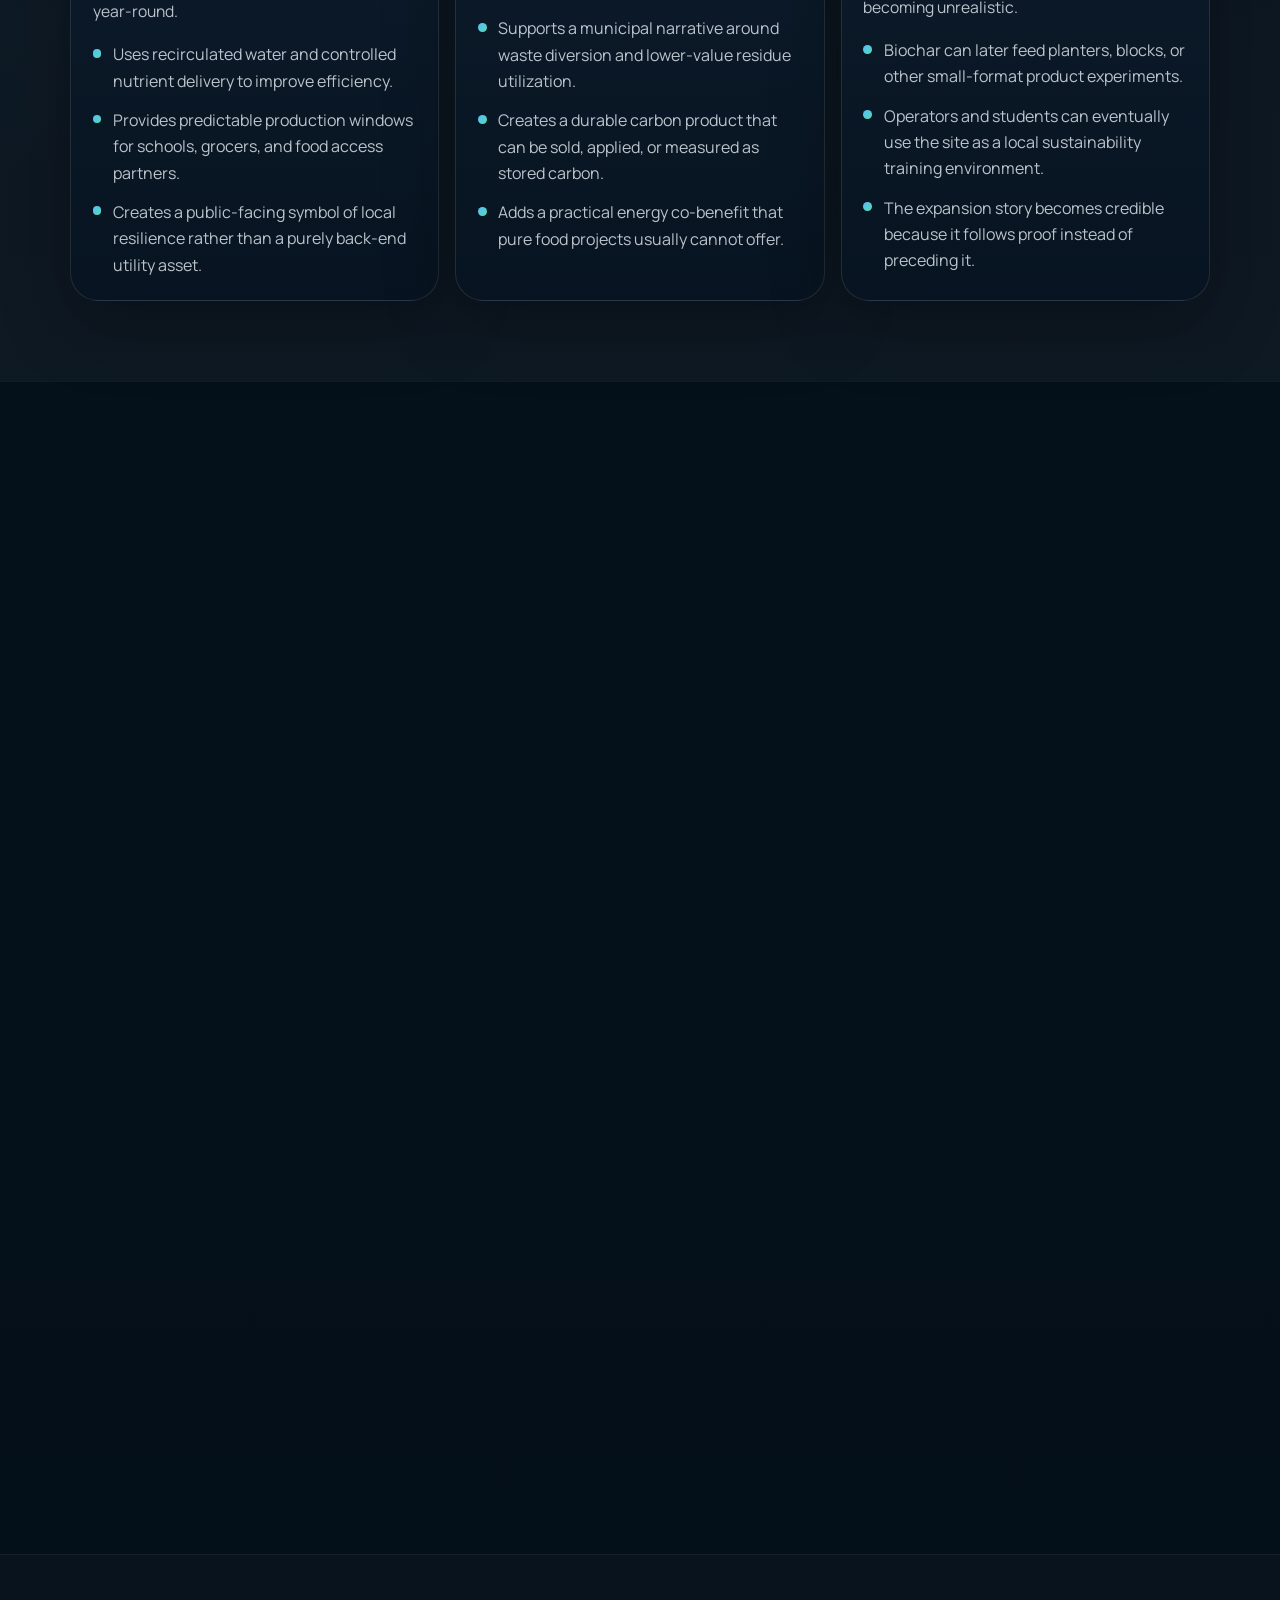
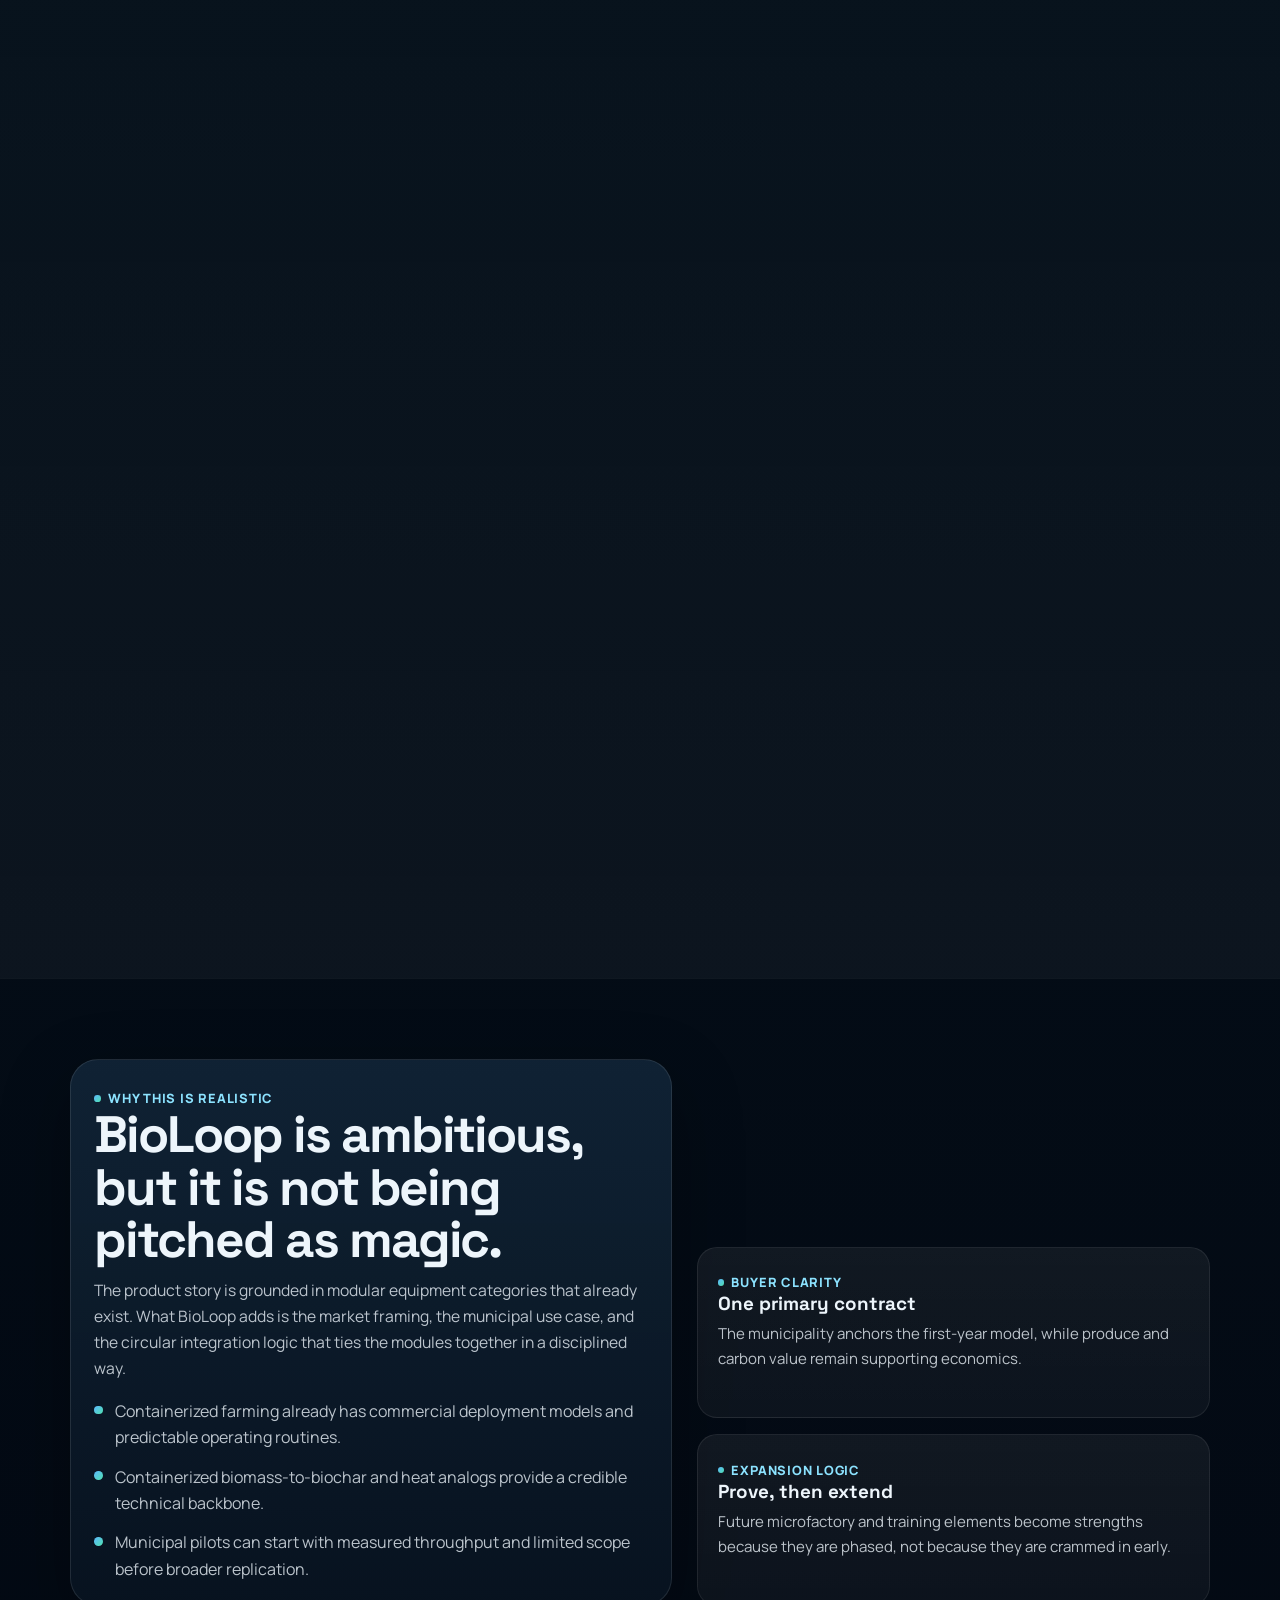
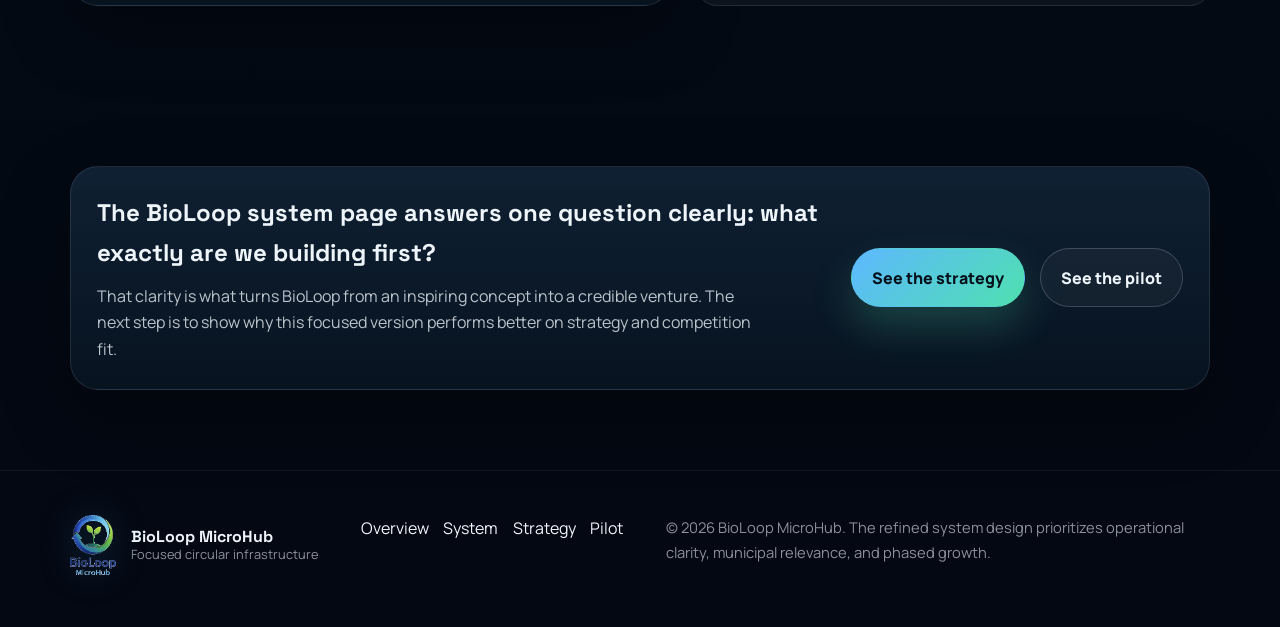
<file: solution/index.html>
<!DOCTYPE html>
<html lang="en">

<head>
  <meta charset="UTF-8" />
  <meta name="viewport" content="width=device-width, initial-scale=1.0" />
  <meta name="description"
    content="Detailed explanation of the refined BioLoop MicroHub system, including the farm module, biochar and heat module, phased expansion path, and operational logic." />
  <title>BioLoop MicroHub | System</title>
  <link rel="stylesheet" href="/style.css" />
</head>

<body data-page="solution">
  <header class="site-header" id="site-header">
    <div class="container nav">
      <a class="brand" href="/">
        <img src="/website/images/logo_fixed.png" alt="BioLoop MicroHub logo" />
        <span class="brand-copy">
          <span class="brand-title">BioLoop MicroHub</span>
          <span class="brand-subtitle">Municipality-first circular infrastructure</span>
        </span>
      </a>
      <button class="menu-button" id="menu-button" aria-label="Toggle navigation" aria-expanded="false">
        <span></span>
        <span></span>
        <span></span>
      </button>
      <ul class="nav-links" id="nav-links">
        <li><a class="nav-link" data-nav="home" href="/">Overview</a></li>
        <li><a class="nav-link" data-nav="solution" href="/solution/">System</a></li>
        <li><a class="nav-link" data-nav="strategy" href="/strategy/">Strategy</a></li>
        <li><a class="nav-link" data-nav="pilot" href="/pilot/">Pilot</a></li>
        <li><a class="nav-link nav-cta" href="/pilot/#partnerships">Partner</a></li>
      </ul>
    </div>
  </header>

  <main>
    <section class="page-hero">
      <div class="container page-hero-grid">
        <div class="page-hero-copy">
          <span class="eyebrow">System design</span>
          <h1 class="page-title">Two containers, one loop, and a much stronger story.</h1>
          <p class="page-text">
            BioLoop works best when the product stays focused. The refined system pairs a hydroponic farm container with
            a biomass-to-biochar and heat container, then builds a clear operating loop around public-sector use cases
            instead of trying to launch a whole resilience campus on day one.
          </p>
          <div class="pill-row">
            <span class="tag">Year-round greens</span>
            <span class="tag">Heat co-benefit</span>
            <span class="tag">Durable carbon storage</span>
          </div>
        </div>
        <div class="page-hero-visual reveal">
          <img class="page-hero-image" src="/website/images/circular.png" alt="Circular BioLoop system diagram" />
          <div class="overlay-panel">
            <h3>The design principle</h3>
            <p>Keep the first version operationally tight: one site, one customer, one measurable circular loop.</p>
          </div>
        </div>
      </div>
    </section>

    <section class="section alt">
      <div class="container">
        <div class="section-header reveal">
          <span class="section-kicker">Core modules</span>
          <h2 class="section-title">The refined BioLoop platform has a practical core and a disciplined expansion path.</h2>
          <p class="section-copy">
            Each module has a distinct job. The goal is not to impress judges with complexity. The goal is to show how
            a small town can buy, install, and understand the system quickly.
          </p>
        </div>
        <div class="module-grid">
          <article class="card media-card reveal">
            <img src="/website/images/hydroponic.jpg" alt="Hydroponic vertical farming module" />
            <div class="card-body">
              <span class="card-kicker">Module A</span>
              <h3>Hydroponic farm container</h3>
              <p>
                The farm module grows high-turn, high-value greens such as microgreens, herbs, and leafy vegetables in a
                controlled environment. This gives BioLoop a visible output that communities immediately understand:
                fresh, local produce that can serve institutions year-round.
              </p>
              <ul class="list">
                <li>Uses recirculated water and controlled nutrient delivery to improve efficiency.</li>
                <li>Provides predictable production windows for schools, grocers, and food access partners.</li>
                <li>Creates a public-facing symbol of local resilience rather than a purely back-end utility asset.</li>
              </ul>
            </div>
          </article>
          <article class="card media-card reveal">
            <img src="/website/images/biochar_module.png" alt="Biochar and heat module" />
            <div class="card-body">
              <span class="card-kicker">Module B</span>
              <h3>Biochar and heat container</h3>
              <p>
                The second container receives dry biomass such as wood chips, brush, and agricultural residues. It
                converts that material into useful heat and stable biochar, transforming a disposal burden into a local
                value stream with climate relevance.
              </p>
              <ul class="list">
                <li>Supports a municipal narrative around waste diversion and lower-value residue utilization.</li>
                <li>Creates a durable carbon product that can be sold, applied, or measured as stored carbon.</li>
                <li>Adds a practical energy co-benefit that pure food projects usually cannot offer.</li>
              </ul>
            </div>
          </article>
          <article class="card media-card reveal">
            <img src="/website/images/training_module.png" alt="Training and future expansion concept" />
            <div class="card-body">
              <span class="card-kicker">Phase 2 pathway</span>
              <h3>Training and productization after proof</h3>
              <p>
                Workforce training and carbon-infused products still belong in the BioLoop vision, but they become
                second-stage extensions rather than part of the initial burden. This is how the concept stays ambitious
                without becoming unrealistic.
              </p>
              <ul class="list">
                <li>Biochar can later feed planters, blocks, or other small-format product experiments.</li>
                <li>Operators and students can eventually use the site as a local sustainability training environment.</li>
                <li>The expansion story becomes credible because it follows proof instead of preceding it.</li>
              </ul>
            </div>
          </article>
        </div>
      </div>
    </section>

    <section class="section">
      <div class="container">
        <div class="section-header reveal">
          <span class="section-kicker">Operating loop</span>
          <h2 class="section-title">How BioLoop creates circular value without becoming operationally chaotic.</h2>
          <p class="section-copy">
            The system is intentionally simple: a repeatable flow of feedstock, conversion, production, and local
            offtake. That clarity matters for both feasibility and presentation.
          </p>
        </div>
        <div class="process-grid">
          <article class="card process-card reveal">
            <span class="process-step">Step 01</span>
            <h3>Secure a municipal site and a consistent dry biomass stream.</h3>
            <p>
              BioLoop performs best at public works yards, transfer stations, or industrial lots where towns already
              manage materials and can control access, utilities, and operations.
            </p>
          </article>
          <article class="card process-card reveal">
            <span class="process-step">Step 02</span>
            <h3>Convert biomass into usable heat and stable biochar.</h3>
            <p>
              The energy module handles the town’s feedstock logic. Instead of treating organic residues as a cleanup
              cost, BioLoop treats them as a structured input into a higher-value system.
            </p>
          </article>
          <article class="card process-card reveal">
            <span class="process-step">Step 03</span>
            <h3>Grow visible, year-round greens for local institutions.</h3>
            <p>
              The farm module generates the easiest public proof of value: fresh food that can be weighed, delivered,
              photographed, and connected directly to community outcomes.
            </p>
          </article>
          <article class="card process-card reveal">
            <span class="process-step">Step 04</span>
            <h3>Use data to report diversion, production, and climate outcomes.</h3>
            <p>
              Municipal leaders need evidence, not just enthusiasm. BioLoop’s operating model is designed around simple
              metrics that can be tracked and communicated without a complex analytics stack.
            </p>
          </article>
          <article class="card process-card reveal">
            <span class="process-step">Step 05</span>
            <h3>Layer in advanced uses only after the core loop works consistently.</h3>
            <p>
              This is where manufacturing partnerships, training programs, and broader circular-economy applications can
              be introduced without undermining the first-year execution story.
            </p>
          </article>
        </div>
      </div>
    </section>

    <section class="section alt">
      <div class="container">
        <div class="section-header reveal">
          <span class="section-kicker">Outputs</span>
          <h2 class="section-title">BioLoop is compelling because each output matters to the same town in a different way.</h2>
          <p class="section-copy">
            The value of the system is not only environmental. It is operational, civic, educational, and economic. A
            town does not need to believe in one giant moonshot. It only needs to see several useful results from one
            compact installation.
          </p>
        </div>
        <div class="output-grid">
          <article class="card reveal">
            <span class="card-kicker">Food output</span>
            <h3>Local greens for institutions</h3>
            <p>
              BioLoop can supply schools, food banks, public programs, and nearby grocers with premium greens that no
              longer depend entirely on long-haul sourcing.
            </p>
          </article>
          <article class="card reveal">
            <span class="card-kicker">Climate output</span>
            <h3>Durable carbon in biochar</h3>
            <p>
              The biochar pathway gives the pitch a credible carbon story. It also creates a product that can be sold,
              applied locally, or tracked as part of a measured climate-benefit narrative.
            </p>
          </article>
          <article class="card reveal">
            <span class="card-kicker">Energy output</span>
            <h3>Useful heat as a municipal co-benefit</h3>
            <p>
              Heat gives BioLoop a differentiator that typical vertical farm concepts lack. It broadens the value case
              beyond produce and makes the system feel more like infrastructure than a niche agriculture project.
            </p>
          </article>
          <article class="card reveal">
            <span class="card-kicker">Economic output</span>
            <h3>Multiple pathways to local value</h3>
            <p>
              Municipal service fees, produce sales, and biochar revenue create a more balanced model. That layered
              structure is stronger than relying on one heroic revenue assumption.
            </p>
          </article>
          <article class="card reveal">
            <span class="card-kicker">Social output</span>
            <h3>Visible pride and practical learning</h3>
            <p>
              Because the MicroHub is tangible and local, it can support tours, demonstrations, youth engagement, and
              eventually hands-on workforce exposure without overpromising a full training business on day one.
            </p>
          </article>
          <article class="card reveal">
            <span class="card-kicker">Strategic output</span>
            <h3>A template that can be repeated</h3>
            <p>
              The real scale opportunity is not one giant flagship. It is a repeated deployment model towns can adapt
              around the same core hardware, partner map, and reporting framework.
            </p>
          </article>
        </div>
      </div>
    </section>

    <section class="section">
      <div class="container split-grid">
        <div class="card reveal">
          <span class="card-kicker">Why this is realistic</span>
          <h2 class="section-title">BioLoop is ambitious, but it is not being pitched as magic.</h2>
          <p>
            The product story is grounded in modular equipment categories that already exist. What BioLoop adds is the
            market framing, the municipal use case, and the circular integration logic that ties the modules together in
            a disciplined way.
          </p>
          <ul class="list">
            <li>Containerized farming already has commercial deployment models and predictable operating routines.</li>
            <li>Containerized biomass-to-biochar and heat analogs provide a credible technical backbone.</li>
            <li>Municipal pilots can start with measured throughput and limited scope before broader replication.</li>
          </ul>
        </div>
        <div class="mini-stack">
          <article class="mini-card reveal">
            <span class="card-kicker">Design discipline</span>
            <h3>One product, not six</h3>
            <p>That single decision improves the pitch, the feasibility score, and the credibility of the operating plan.</p>
          </article>
          <article class="mini-card reveal">
            <span class="card-kicker">Buyer clarity</span>
            <h3>One primary contract</h3>
            <p>The municipality anchors the first-year model, while produce and carbon value remain supporting economics.</p>
          </article>
          <article class="mini-card reveal">
            <span class="card-kicker">Expansion logic</span>
            <h3>Prove, then extend</h3>
            <p>Future microfactory and training elements become strengths because they are phased, not because they are crammed in early.</p>
          </article>
        </div>
      </div>
    </section>

    <section class="section">
      <div class="container">
        <div class="cta-panel reveal">
          <div>
            <h3>The BioLoop system page answers one question clearly: what exactly are we building first?</h3>
            <p>
              That clarity is what turns BioLoop from an inspiring concept into a credible venture. The next step is to
              show why this focused version performs better on strategy and competition fit.
            </p>
          </div>
          <div class="button-row">
            <a class="button primary" href="/strategy/">See the strategy</a>
            <a class="button secondary" href="/pilot/">See the pilot</a>
          </div>
        </div>
      </div>
    </section>
  </main>

  <footer class="footer">
    <div class="container footer-grid">
      <div>
        <a class="brand" href="/">
          <img src="/website/images/logo_fixed.png" alt="BioLoop MicroHub logo" />
          <span class="brand-copy">
            <span class="brand-title">BioLoop MicroHub</span>
            <span class="brand-subtitle">Focused circular infrastructure</span>
          </span>
        </a>
      </div>
      <div class="footer-links">
        <a href="/">Overview</a>
        <a href="/solution/">System</a>
        <a href="/strategy/">Strategy</a>
        <a href="/pilot/">Pilot</a>
      </div>
      <p class="footer-copy">© <span id="year"></span> BioLoop MicroHub. The refined system design prioritizes operational clarity, municipal relevance, and phased growth.</p>
    </div>
  </footer>

  <script src="/script.js"></script>
</body>

</html>
</file>
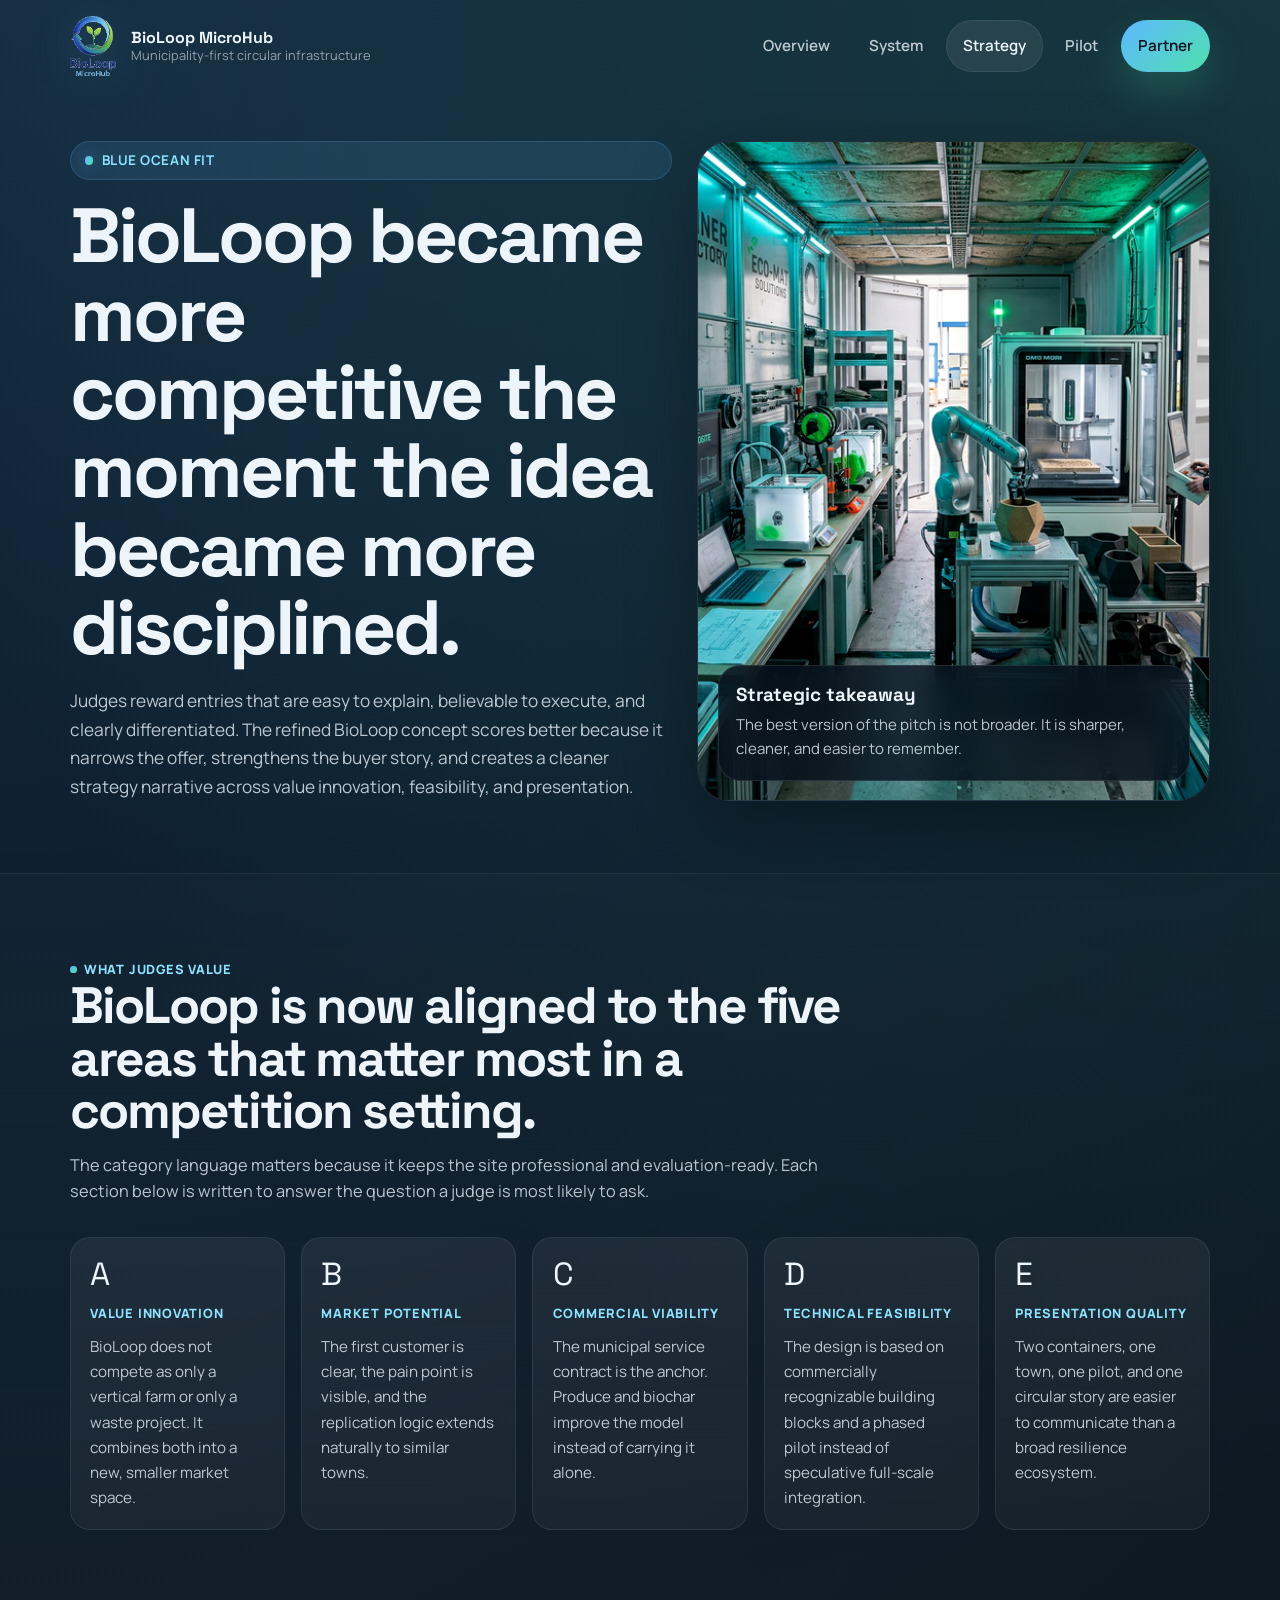
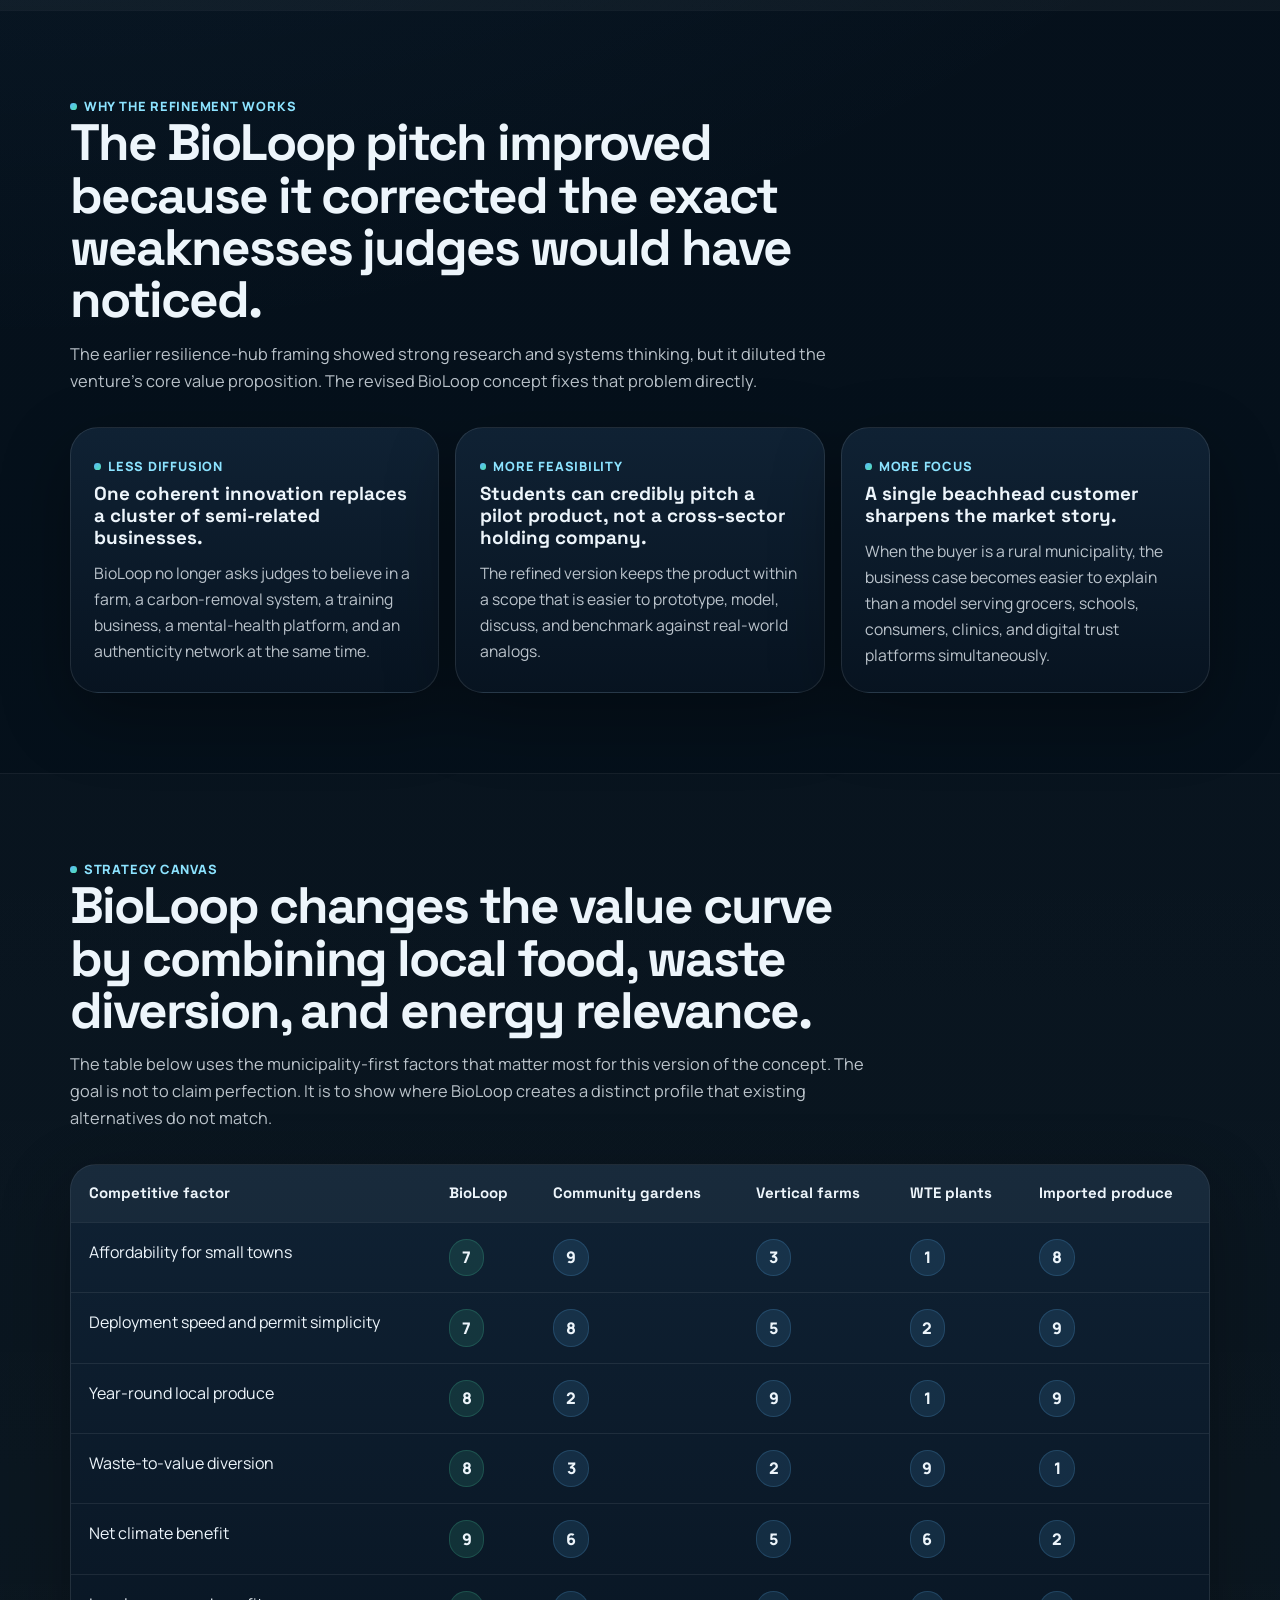
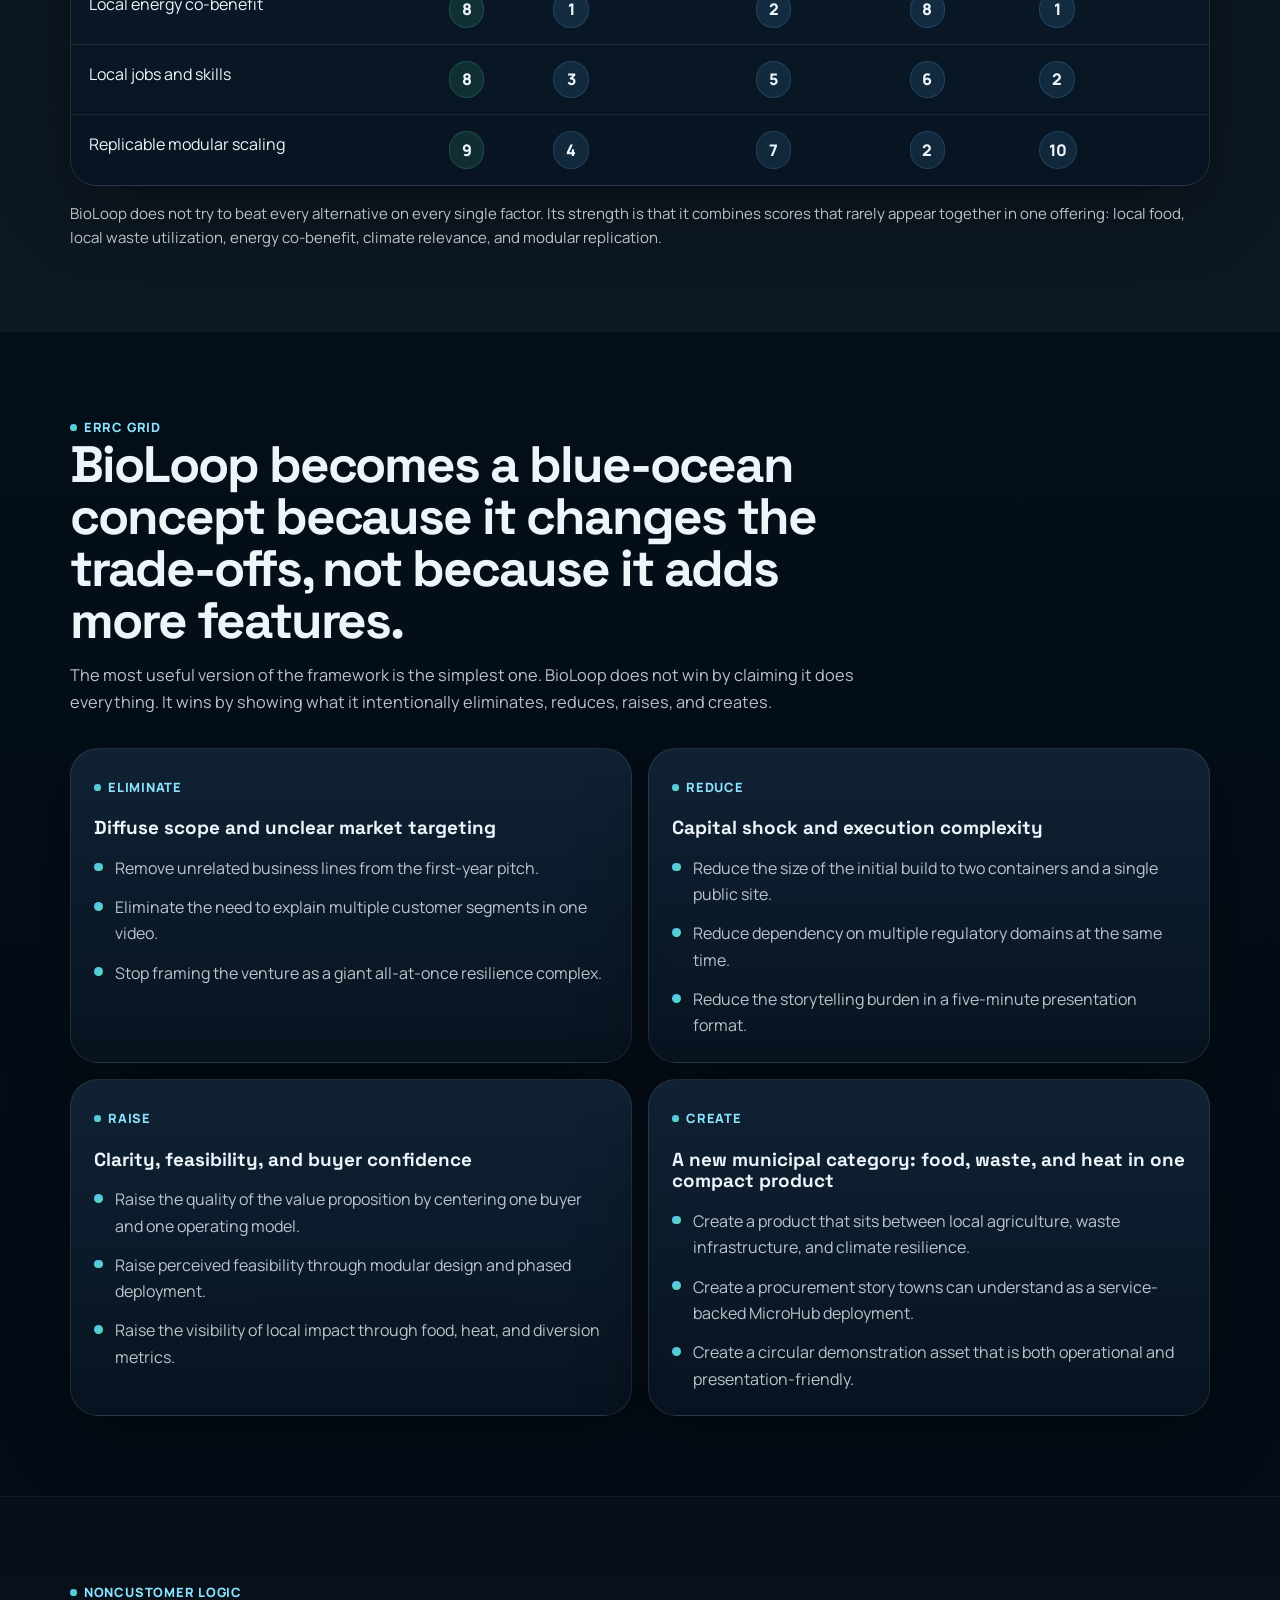
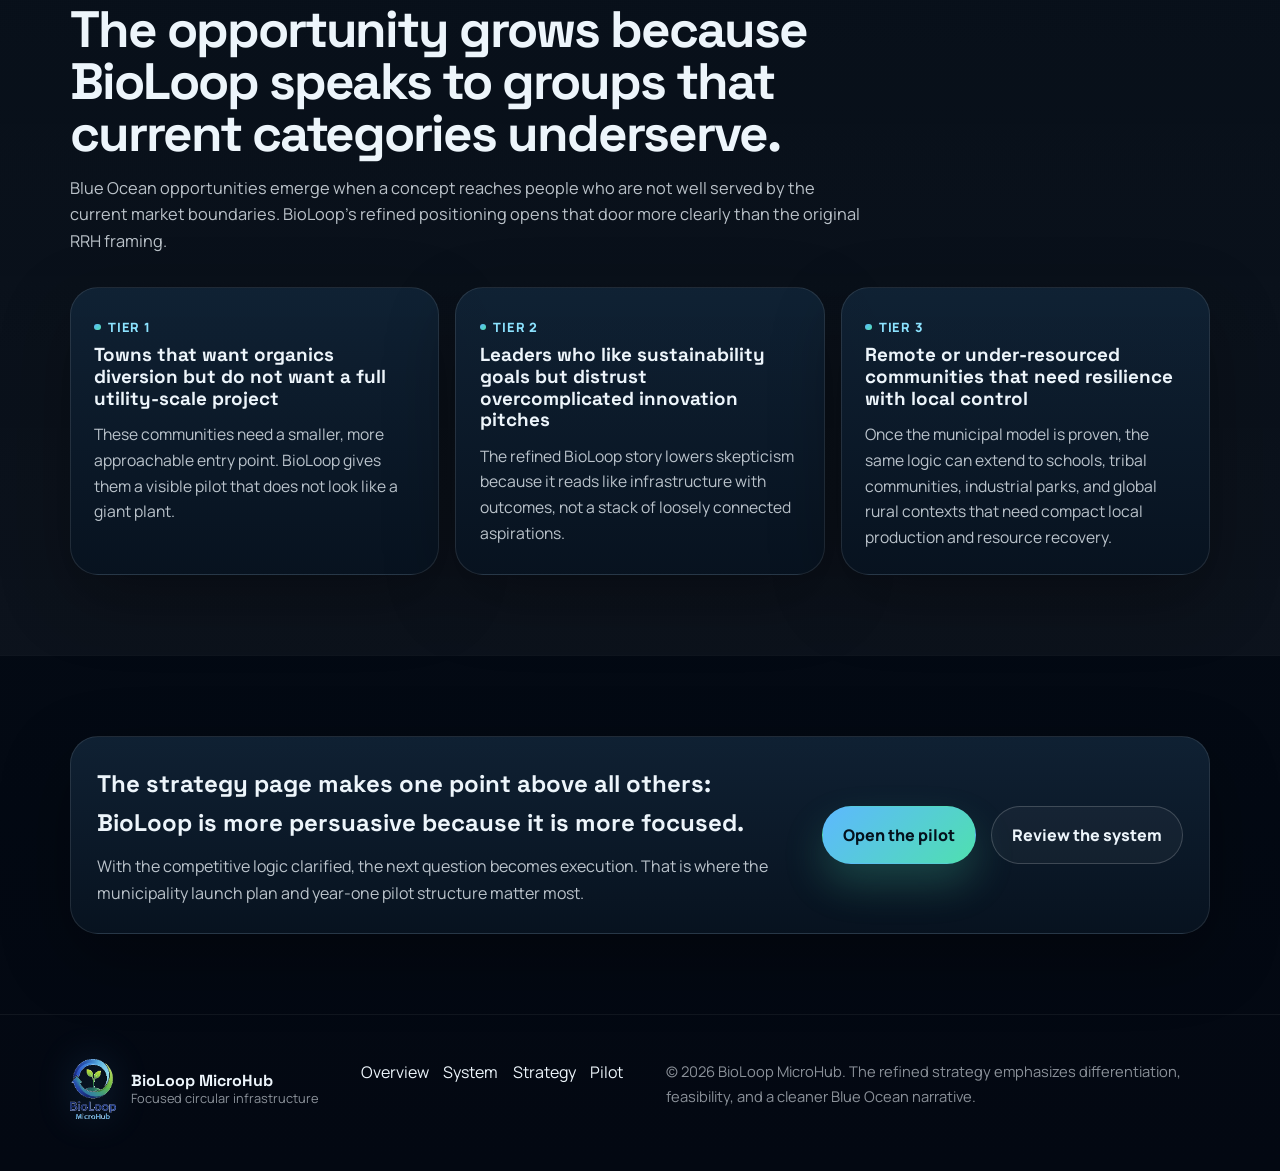
<file: strategy/index.html>
<!DOCTYPE html>
<html lang="en">

<head>
  <meta charset="UTF-8" />
  <meta name="viewport" content="width=device-width, initial-scale=1.0" />
  <meta name="description"
    content="Blue Ocean positioning for BioLoop MicroHub, including scoring logic, strategy canvas, ERRC grid, and the competitive advantages of the refined concept." />
  <title>BioLoop MicroHub | Strategy</title>
  <link rel="stylesheet" href="/style.css" />
</head>

<body data-page="strategy">
  <header class="site-header" id="site-header">
    <div class="container nav">
      <a class="brand" href="/">
        <img src="/website/images/logo_fixed.png" alt="BioLoop MicroHub logo" />
        <span class="brand-copy">
          <span class="brand-title">BioLoop MicroHub</span>
          <span class="brand-subtitle">Municipality-first circular infrastructure</span>
        </span>
      </a>
      <button class="menu-button" id="menu-button" aria-label="Toggle navigation" aria-expanded="false">
        <span></span>
        <span></span>
        <span></span>
      </button>
      <ul class="nav-links" id="nav-links">
        <li><a class="nav-link" data-nav="home" href="/">Overview</a></li>
        <li><a class="nav-link" data-nav="solution" href="/solution/">System</a></li>
        <li><a class="nav-link" data-nav="strategy" href="/strategy/">Strategy</a></li>
        <li><a class="nav-link" data-nav="pilot" href="/pilot/">Pilot</a></li>
        <li><a class="nav-link nav-cta" href="/pilot/#partnerships">Partner</a></li>
      </ul>
    </div>
  </header>

  <main>
    <section class="page-hero">
      <div class="container page-hero-grid">
        <div class="page-hero-copy">
          <span class="eyebrow">Blue Ocean fit</span>
          <h1 class="page-title">BioLoop became more competitive the moment the idea became more disciplined.</h1>
          <p class="page-text">
            Judges reward entries that are easy to explain, believable to execute, and clearly differentiated. The
            refined BioLoop concept scores better because it narrows the offer, strengthens the buyer story, and creates
            a cleaner strategy narrative across value innovation, feasibility, and presentation.
          </p>
        </div>
        <div class="page-hero-visual reveal">
          <img class="page-hero-image" src="/website/images/microfactory_module.png" alt="BioLoop strategy visual" />
          <div class="overlay-panel">
            <h3>Strategic takeaway</h3>
            <p>The best version of the pitch is not broader. It is sharper, cleaner, and easier to remember.</p>
          </div>
        </div>
      </div>
    </section>

    <section class="section alt">
      <div class="container">
        <div class="section-header reveal">
          <span class="section-kicker">What judges value</span>
          <h2 class="section-title">BioLoop is now aligned to the five areas that matter most in a competition setting.</h2>
          <p class="section-copy">
            The category language matters because it keeps the site professional and evaluation-ready. Each section below
            is written to answer the question a judge is most likely to ask.
          </p>
        </div>
        <div class="score-grid reveal">
          <article class="score-card">
            <span class="score-number">A</span>
            <span class="score-label">Value innovation</span>
            <p>BioLoop does not compete as only a vertical farm or only a waste project. It combines both into a new, smaller market space.</p>
          </article>
          <article class="score-card">
            <span class="score-number">B</span>
            <span class="score-label">Market potential</span>
            <p>The first customer is clear, the pain point is visible, and the replication logic extends naturally to similar towns.</p>
          </article>
          <article class="score-card">
            <span class="score-number">C</span>
            <span class="score-label">Commercial viability</span>
            <p>The municipal service contract is the anchor. Produce and biochar improve the model instead of carrying it alone.</p>
          </article>
          <article class="score-card">
            <span class="score-number">D</span>
            <span class="score-label">Technical feasibility</span>
            <p>The design is based on commercially recognizable building blocks and a phased pilot instead of speculative full-scale integration.</p>
          </article>
          <article class="score-card">
            <span class="score-number">E</span>
            <span class="score-label">Presentation quality</span>
            <p>Two containers, one town, one pilot, and one circular story are easier to communicate than a broad resilience ecosystem.</p>
          </article>
        </div>
      </div>
    </section>

    <section class="section">
      <div class="container">
        <div class="section-header reveal">
          <span class="section-kicker">Why the refinement works</span>
          <h2 class="section-title">The BioLoop pitch improved because it corrected the exact weaknesses judges would have noticed.</h2>
          <p class="section-copy">
            The earlier resilience-hub framing showed strong research and systems thinking, but it diluted the venture’s
            core value proposition. The revised BioLoop concept fixes that problem directly.
          </p>
        </div>
        <div class="card-grid grid-3">
          <article class="card reveal">
            <span class="card-kicker">Less diffusion</span>
            <h3>One coherent innovation replaces a cluster of semi-related businesses.</h3>
            <p>
              BioLoop no longer asks judges to believe in a farm, a carbon-removal system, a training business, a
              mental-health platform, and an authenticity network at the same time.
            </p>
          </article>
          <article class="card reveal">
            <span class="card-kicker">More feasibility</span>
            <h3>Students can credibly pitch a pilot product, not a cross-sector holding company.</h3>
            <p>
              The refined version keeps the product within a scope that is easier to prototype, model, discuss, and
              benchmark against real-world analogs.
            </p>
          </article>
          <article class="card reveal">
            <span class="card-kicker">More focus</span>
            <h3>A single beachhead customer sharpens the market story.</h3>
            <p>
              When the buyer is a rural municipality, the business case becomes easier to explain than a model serving
              grocers, schools, consumers, clinics, and digital trust platforms simultaneously.
            </p>
          </article>
        </div>
      </div>
    </section>

    <section class="section alt">
      <div class="container">
        <div class="section-header reveal">
          <span class="section-kicker">Strategy canvas</span>
          <h2 class="section-title">BioLoop changes the value curve by combining local food, waste diversion, and energy relevance.</h2>
          <p class="section-copy">
            The table below uses the municipality-first factors that matter most for this version of the concept. The
            goal is not to claim perfection. It is to show where BioLoop creates a distinct profile that existing
            alternatives do not match.
          </p>
        </div>
        <div class="table-wrap reveal">
          <table class="comparison-table">
            <thead>
              <tr>
                <th>Competitive factor</th>
                <th>BioLoop</th>
                <th>Community gardens</th>
                <th>Vertical farms</th>
                <th>WTE plants</th>
                <th>Imported produce</th>
              </tr>
            </thead>
            <tbody>
              <tr>
                <td>Affordability for small towns</td>
                <td><span class="score-pill">7</span></td>
                <td><span class="score-pill alt">9</span></td>
                <td><span class="score-pill alt">3</span></td>
                <td><span class="score-pill alt">1</span></td>
                <td><span class="score-pill alt">8</span></td>
              </tr>
              <tr>
                <td>Deployment speed and permit simplicity</td>
                <td><span class="score-pill">7</span></td>
                <td><span class="score-pill alt">8</span></td>
                <td><span class="score-pill alt">5</span></td>
                <td><span class="score-pill alt">2</span></td>
                <td><span class="score-pill alt">9</span></td>
              </tr>
              <tr>
                <td>Year-round local produce</td>
                <td><span class="score-pill">8</span></td>
                <td><span class="score-pill alt">2</span></td>
                <td><span class="score-pill alt">9</span></td>
                <td><span class="score-pill alt">1</span></td>
                <td><span class="score-pill alt">9</span></td>
              </tr>
              <tr>
                <td>Waste-to-value diversion</td>
                <td><span class="score-pill">8</span></td>
                <td><span class="score-pill alt">3</span></td>
                <td><span class="score-pill alt">2</span></td>
                <td><span class="score-pill alt">9</span></td>
                <td><span class="score-pill alt">1</span></td>
              </tr>
              <tr>
                <td>Net climate benefit</td>
                <td><span class="score-pill">9</span></td>
                <td><span class="score-pill alt">6</span></td>
                <td><span class="score-pill alt">5</span></td>
                <td><span class="score-pill alt">6</span></td>
                <td><span class="score-pill alt">2</span></td>
              </tr>
              <tr>
                <td>Local energy co-benefit</td>
                <td><span class="score-pill">8</span></td>
                <td><span class="score-pill alt">1</span></td>
                <td><span class="score-pill alt">2</span></td>
                <td><span class="score-pill alt">8</span></td>
                <td><span class="score-pill alt">1</span></td>
              </tr>
              <tr>
                <td>Local jobs and skills</td>
                <td><span class="score-pill">8</span></td>
                <td><span class="score-pill alt">3</span></td>
                <td><span class="score-pill alt">5</span></td>
                <td><span class="score-pill alt">6</span></td>
                <td><span class="score-pill alt">2</span></td>
              </tr>
              <tr>
                <td>Replicable modular scaling</td>
                <td><span class="score-pill">9</span></td>
                <td><span class="score-pill alt">4</span></td>
                <td><span class="score-pill alt">7</span></td>
                <td><span class="score-pill alt">2</span></td>
                <td><span class="score-pill alt">10</span></td>
              </tr>
            </tbody>
          </table>
        </div>
        <p class="table-note reveal">
          BioLoop does not try to beat every alternative on every single factor. Its strength is that it combines scores
          that rarely appear together in one offering: local food, local waste utilization, energy co-benefit, climate
          relevance, and modular replication.
        </p>
      </div>
    </section>

    <section class="section">
      <div class="container">
        <div class="section-header reveal">
          <span class="section-kicker">ERRC grid</span>
          <h2 class="section-title">BioLoop becomes a blue-ocean concept because it changes the trade-offs, not because it adds more features.</h2>
          <p class="section-copy">
            The most useful version of the framework is the simplest one. BioLoop does not win by claiming it does
            everything. It wins by showing what it intentionally eliminates, reduces, raises, and creates.
          </p>
        </div>
        <div class="errc-grid">
          <article class="card errc-card reveal">
            <span class="tag">Eliminate</span>
            <h3>Diffuse scope and unclear market targeting</h3>
            <ul class="list">
              <li>Remove unrelated business lines from the first-year pitch.</li>
              <li>Eliminate the need to explain multiple customer segments in one video.</li>
              <li>Stop framing the venture as a giant all-at-once resilience complex.</li>
            </ul>
          </article>
          <article class="card errc-card reveal">
            <span class="tag">Reduce</span>
            <h3>Capital shock and execution complexity</h3>
            <ul class="list">
              <li>Reduce the size of the initial build to two containers and a single public site.</li>
              <li>Reduce dependency on multiple regulatory domains at the same time.</li>
              <li>Reduce the storytelling burden in a five-minute presentation format.</li>
            </ul>
          </article>
          <article class="card errc-card reveal">
            <span class="tag">Raise</span>
            <h3>Clarity, feasibility, and buyer confidence</h3>
            <ul class="list">
              <li>Raise the quality of the value proposition by centering one buyer and one operating model.</li>
              <li>Raise perceived feasibility through modular design and phased deployment.</li>
              <li>Raise the visibility of local impact through food, heat, and diversion metrics.</li>
            </ul>
          </article>
          <article class="card errc-card reveal">
            <span class="tag">Create</span>
            <h3>A new municipal category: food, waste, and heat in one compact product</h3>
            <ul class="list">
              <li>Create a product that sits between local agriculture, waste infrastructure, and climate resilience.</li>
              <li>Create a procurement story towns can understand as a service-backed MicroHub deployment.</li>
              <li>Create a circular demonstration asset that is both operational and presentation-friendly.</li>
            </ul>
          </article>
        </div>
      </div>
    </section>

    <section class="section alt">
      <div class="container">
        <div class="section-header reveal">
          <span class="section-kicker">Noncustomer logic</span>
          <h2 class="section-title">The opportunity grows because BioLoop speaks to groups that current categories underserve.</h2>
          <p class="section-copy">
            Blue Ocean opportunities emerge when a concept reaches people who are not well served by the current market
            boundaries. BioLoop’s refined positioning opens that door more clearly than the original RRH framing.
          </p>
        </div>
        <div class="card-grid grid-3">
          <article class="card reveal">
            <span class="card-kicker">Tier 1</span>
            <h3>Towns that want organics diversion but do not want a full utility-scale project</h3>
            <p>
              These communities need a smaller, more approachable entry point. BioLoop gives them a visible pilot that
              does not look like a giant plant.
            </p>
          </article>
          <article class="card reveal">
            <span class="card-kicker">Tier 2</span>
            <h3>Leaders who like sustainability goals but distrust overcomplicated innovation pitches</h3>
            <p>
              The refined BioLoop story lowers skepticism because it reads like infrastructure with outcomes, not a stack
              of loosely connected aspirations.
            </p>
          </article>
          <article class="card reveal">
            <span class="card-kicker">Tier 3</span>
            <h3>Remote or under-resourced communities that need resilience with local control</h3>
            <p>
              Once the municipal model is proven, the same logic can extend to schools, tribal communities, industrial
              parks, and global rural contexts that need compact local production and resource recovery.
            </p>
          </article>
        </div>
      </div>
    </section>

    <section class="section">
      <div class="container">
        <div class="cta-panel reveal">
          <div>
            <h3>The strategy page makes one point above all others: BioLoop is more persuasive because it is more focused.</h3>
            <p>
              With the competitive logic clarified, the next question becomes execution. That is where the municipality
              launch plan and year-one pilot structure matter most.
            </p>
          </div>
          <div class="button-row">
            <a class="button primary" href="/pilot/">Open the pilot</a>
            <a class="button secondary" href="/solution/">Review the system</a>
          </div>
        </div>
      </div>
    </section>
  </main>

  <footer class="footer">
    <div class="container footer-grid">
      <div>
        <a class="brand" href="/">
          <img src="/website/images/logo_fixed.png" alt="BioLoop MicroHub logo" />
          <span class="brand-copy">
            <span class="brand-title">BioLoop MicroHub</span>
            <span class="brand-subtitle">Focused circular infrastructure</span>
          </span>
        </a>
      </div>
      <div class="footer-links">
        <a href="/">Overview</a>
        <a href="/solution/">System</a>
        <a href="/strategy/">Strategy</a>
        <a href="/pilot/">Pilot</a>
      </div>
      <p class="footer-copy">© <span id="year"></span> BioLoop MicroHub. The refined strategy emphasizes differentiation, feasibility, and a cleaner Blue Ocean narrative.</p>
    </div>
  </footer>

  <script src="/script.js"></script>
</body>

</html>
</file>
<file: style.css>
@import url('https://fonts.googleapis.com/css2?family=Manrope:wght@400;500;600;700;800&family=Space+Grotesk:wght@500;700&display=swap');

:root {
  --bg: #06111d;
  --bg-deep: #030812;
  --panel: rgba(10, 25, 40, 0.84);
  --panel-strong: rgba(13, 31, 49, 0.96);
  --panel-soft: rgba(255, 255, 255, 0.05);
  --line: rgba(255, 255, 255, 0.1);
  --line-strong: rgba(255, 255, 255, 0.18);
  --text: #edf5fb;
  --text-soft: rgba(237, 245, 251, 0.78);
  --text-muted: rgba(237, 245, 251, 0.58);
  --accent: #4fe0af;
  --accent-2: #5db8ff;
  --accent-3: #8ce3ff;
  --shadow: 0 24px 70px rgba(0, 0, 0, 0.32);
  --radius-lg: 28px;
  --radius-md: 20px;
  --radius-sm: 14px;
  --max: 1140px;
  --ease: 0.28s ease;
}

*,
*::before,
*::after {
  box-sizing: border-box;
  margin: 0;
  padding: 0;
}

html {
  scroll-behavior: smooth;
}

body {
  font-family: 'Manrope', sans-serif;
  background:
    radial-gradient(circle at top left, rgba(93, 184, 255, 0.16), transparent 32%),
    radial-gradient(circle at top right, rgba(79, 224, 175, 0.14), transparent 24%),
    linear-gradient(180deg, #07111d 0%, #04101a 52%, #030812 100%);
  color: var(--text);
  line-height: 1.65;
  min-height: 100vh;
  overflow-x: hidden;
}

body::before {
  content: '';
  position: fixed;
  inset: 0;
  background-image:
    linear-gradient(rgba(255, 255, 255, 0.03) 1px, transparent 1px),
    linear-gradient(90deg, rgba(255, 255, 255, 0.03) 1px, transparent 1px);
  background-size: 72px 72px;
  mask-image: linear-gradient(180deg, rgba(0, 0, 0, 0.18), transparent 80%);
  pointer-events: none;
  z-index: -1;
}

img {
  display: block;
  max-width: 100%;
}

a {
  color: inherit;
  text-decoration: none;
}

button,
input,
textarea {
  font: inherit;
}

::selection {
  background: rgba(93, 184, 255, 0.28);
  color: var(--text);
}

.container {
  width: min(var(--max), calc(100% - 2rem));
  margin: 0 auto;
}

.site-header {
  position: fixed;
  top: 0;
  left: 0;
  right: 0;
  z-index: 1000;
  padding: 1rem 0;
  transition: background var(--ease), border-color var(--ease), box-shadow var(--ease), padding var(--ease);
}

.site-header.scrolled {
  background: rgba(4, 13, 22, 0.86);
  border-bottom: 1px solid var(--line);
  backdrop-filter: blur(22px);
  box-shadow: 0 18px 44px rgba(0, 0, 0, 0.26);
  padding: 0.75rem 0;
}

.nav {
  display: flex;
  align-items: center;
  justify-content: space-between;
  gap: 1.2rem;
}

.brand {
  display: flex;
  align-items: center;
  gap: 0.9rem;
  min-width: 0;
}

.brand img {
  height: 60px;
  width: auto;
  filter: drop-shadow(0 0 18px rgba(93, 184, 255, 0.22));
}

.brand-copy {
  display: flex;
  flex-direction: column;
  gap: 0.12rem;
}

.brand-title {
  font-family: 'Space Grotesk', sans-serif;
  font-size: 1rem;
  font-weight: 700;
  line-height: 1.1;
}

.brand-subtitle {
  font-size: 0.8rem;
  color: var(--text-muted);
  line-height: 1.2;
}

.nav-links {
  list-style: none;
  display: flex;
  align-items: center;
  gap: 0.35rem;
}

.nav-link {
  display: inline-flex;
  align-items: center;
  justify-content: center;
  padding: 0.78rem 1rem;
  border-radius: 999px;
  color: var(--text-soft);
  font-size: 0.95rem;
  font-weight: 600;
  transition: transform var(--ease), background var(--ease), color var(--ease), border-color var(--ease);
  border: 1px solid transparent;
}

.nav-link:hover,
.nav-link.active {
  color: var(--text);
  background: rgba(255, 255, 255, 0.08);
  border-color: rgba(255, 255, 255, 0.08);
}

.nav-link.nav-cta {
  color: #04111c;
  background: linear-gradient(135deg, var(--accent-2), var(--accent));
  box-shadow: 0 18px 40px rgba(79, 224, 175, 0.2);
}

.nav-link.nav-cta:hover,
.nav-link.nav-cta.active {
  background: linear-gradient(135deg, var(--accent-3), var(--accent));
  border-color: transparent;
}

.menu-button {
  display: none;
  width: 48px;
  height: 48px;
  border-radius: 14px;
  border: 1px solid var(--line);
  background: rgba(255, 255, 255, 0.04);
  color: var(--text);
  align-items: center;
  justify-content: center;
  flex-direction: column;
  gap: 5px;
  cursor: pointer;
}

.menu-button span {
  width: 18px;
  height: 2px;
  border-radius: 999px;
  background: currentColor;
  transition: transform var(--ease), opacity var(--ease);
}

.menu-button.open span:nth-child(1) {
  transform: translateY(7px) rotate(45deg);
}

.menu-button.open span:nth-child(2) {
  opacity: 0;
}

.menu-button.open span:nth-child(3) {
  transform: translateY(-7px) rotate(-45deg);
}

.hero,
.page-hero {
  padding: 8.8rem 0 4.5rem;
}

.hero {
  min-height: 100vh;
  display: flex;
  align-items: center;
}

.hero-grid,
.page-hero-grid,
.split-grid {
  display: grid;
  grid-template-columns: minmax(0, 1.08fr) minmax(0, 0.92fr);
  gap: 1.6rem;
  align-items: stretch;
}

.eyebrow {
  display: inline-flex;
  align-items: center;
  gap: 0.55rem;
  padding: 0.48rem 0.85rem;
  border-radius: 999px;
  background: rgba(93, 184, 255, 0.12);
  border: 1px solid rgba(93, 184, 255, 0.18);
  color: var(--accent-3);
  font-size: 0.84rem;
  font-weight: 700;
  letter-spacing: 0.04em;
  text-transform: uppercase;
}

.eyebrow::before {
  content: '';
  width: 0.52rem;
  height: 0.52rem;
  border-radius: 50%;
  background: linear-gradient(135deg, var(--accent-2), var(--accent));
  box-shadow: 0 0 16px rgba(93, 184, 255, 0.45);
}

.hero-copy,
.page-hero-copy {
  display: flex;
  flex-direction: column;
  justify-content: center;
}

.hero-title,
.page-title,
.section-title {
  font-family: 'Space Grotesk', sans-serif;
  line-height: 1.02;
  letter-spacing: -0.04em;
}

.hero-title {
  font-size: clamp(3rem, 7.2vw, 5.8rem);
  margin-top: 1.2rem;
}

.page-title {
  font-size: clamp(2.6rem, 6vw, 4.8rem);
  margin-top: 1rem;
}

.section-title {
  font-size: clamp(2rem, 4vw, 3.2rem);
}

.accent-text {
  background: linear-gradient(135deg, var(--accent-3), var(--accent));
  -webkit-background-clip: text;
  background-clip: text;
  color: transparent;
}

.hero-text,
.page-text,
.section-copy,
.card p,
.card li,
.table-note,
.pill-note {
  color: var(--text-soft);
}

.hero-text,
.page-text {
  font-size: 1.08rem;
  max-width: 47rem;
  margin-top: 1.3rem;
}

.hero-actions,
.button-row,
.pill-row,
.footer-links {
  display: flex;
  flex-wrap: wrap;
  gap: 0.9rem;
}

.hero-actions {
  margin-top: 1.9rem;
}

.button {
  display: inline-flex;
  align-items: center;
  justify-content: center;
  gap: 0.6rem;
  padding: 0.95rem 1.25rem;
  border-radius: 999px;
  font-weight: 800;
  transition: transform var(--ease), box-shadow var(--ease), background var(--ease), border-color var(--ease);
  border: 1px solid transparent;
}

.button:hover {
  transform: translateY(-1px);
}

.button.primary {
  background: linear-gradient(135deg, var(--accent-2), var(--accent));
  color: #04111c;
  box-shadow: 0 20px 40px rgba(79, 224, 175, 0.22);
}

.button.secondary {
  border-color: var(--line-strong);
  background: rgba(255, 255, 255, 0.04);
  color: var(--text);
}

.button.ghost {
  padding-left: 0;
  color: var(--accent-3);
  border: none;
  background: transparent;
}

.hero-visual,
.page-hero-visual,
.card,
.table-wrap,
.cta-panel {
  border: 1px solid var(--line);
  background: linear-gradient(180deg, rgba(17, 36, 55, 0.9), rgba(8, 20, 33, 0.92));
  box-shadow: var(--shadow);
}

.hero-visual,
.page-hero-visual {
  border-radius: 32px;
  overflow: hidden;
  position: relative;
  min-height: 100%;
}

.hero-image,
.page-hero-image {
  width: 100%;
  height: 100%;
  min-height: 420px;
  object-fit: cover;
  filter: saturate(1.02) contrast(1.05);
}

.overlay-panel {
  position: absolute;
  inset: auto 1.2rem 1.2rem 1.2rem;
  padding: 1.1rem;
  border-radius: 22px;
  background: rgba(6, 16, 28, 0.8);
  border: 1px solid rgba(255, 255, 255, 0.1);
  backdrop-filter: blur(16px);
}

.overlay-panel h3,
.card h3,
.mini-card h3,
.timeline-item h3,
.phase-card h3 {
  font-family: 'Space Grotesk', sans-serif;
  font-size: 1.18rem;
  line-height: 1.15;
}

.overlay-panel p,
.mini-card p {
  margin-top: 0.45rem;
  color: var(--text-soft);
  font-size: 0.94rem;
}

.hero-metrics,
.metric-grid,
.card-grid,
.score-grid,
.module-grid,
.process-grid,
.output-grid,
.partner-grid,
.phase-grid,
.comparison-grid {
  display: grid;
  gap: 1rem;
}

.hero-metrics {
  grid-template-columns: repeat(4, minmax(0, 1fr));
  margin-top: 2rem;
}

.metric-grid,
.card-grid.grid-3,
.module-grid,
.output-grid,
.partner-grid,
.phase-grid {
  grid-template-columns: repeat(3, minmax(0, 1fr));
}

.card-grid.grid-2,
.comparison-grid,
.process-grid,
.score-grid.five {
  grid-template-columns: repeat(2, minmax(0, 1fr));
}

.score-grid {
  grid-template-columns: repeat(5, minmax(0, 1fr));
}

.card {
  border-radius: var(--radius-lg);
  padding: 1.45rem;
}

.card h3 {
  margin-top: 0.4rem;
}

.card p {
  margin-top: 0.78rem;
  font-size: 0.98rem;
}

.section {
  padding: 5rem 0;
}

.section.alt {
  background: linear-gradient(180deg, rgba(255, 255, 255, 0.02), rgba(255, 255, 255, 0.04));
  border-top: 1px solid rgba(255, 255, 255, 0.03);
  border-bottom: 1px solid rgba(255, 255, 255, 0.03);
}

.section-header {
  max-width: 50rem;
  margin-bottom: 2rem;
}

.section-kicker,
.card-kicker,
.timeline-kicker,
.phase-kicker,
.score-label,
.metric-label,
.tag {
  display: inline-flex;
  align-items: center;
  gap: 0.45rem;
  color: var(--accent-3);
  font-size: 0.8rem;
  font-weight: 800;
  letter-spacing: 0.06em;
  text-transform: uppercase;
}

.section-kicker::before,
.card-kicker::before,
.timeline-kicker::before,
.phase-kicker::before,
.tag::before {
  content: '';
  width: 0.42rem;
  height: 0.42rem;
  border-radius: 50%;
  background: linear-gradient(135deg, var(--accent-2), var(--accent));
}

.section-copy {
  margin-top: 0.9rem;
  font-size: 1.02rem;
}

.list {
  list-style: none;
  display: grid;
  gap: 0.8rem;
  margin-top: 1rem;
}

.list li {
  display: flex;
  align-items: flex-start;
  gap: 0.72rem;
  color: var(--text-soft);
}

.list li::before {
  content: '';
  flex: 0 0 0.55rem;
  width: 0.55rem;
  height: 0.55rem;
  margin-top: 0.48rem;
  border-radius: 50%;
  background: linear-gradient(135deg, var(--accent-2), var(--accent));
}

.mini-stack {
  display: grid;
  gap: 1rem;
}

.mini-card,
.metric-card,
.score-card,
.phase-card {
  padding: 1.2rem;
  border-radius: var(--radius-md);
  background: linear-gradient(180deg, rgba(255, 255, 255, 0.06), rgba(255, 255, 255, 0.04));
  border: 1px solid rgba(255, 255, 255, 0.08);
}

.metric-number,
.score-number {
  display: block;
  font-family: 'Space Grotesk', sans-serif;
  font-size: 2rem;
  line-height: 1;
  letter-spacing: -0.04em;
  color: var(--text);
}

.metric-label,
.score-label {
  margin-top: 0.85rem;
}

.metric-card p,
.score-card p,
.phase-card p {
  margin-top: 0.55rem;
  color: var(--text-soft);
  font-size: 0.95rem;
}

.media-card {
  overflow: hidden;
  padding: 0;
}

.media-card img {
  width: 100%;
  height: 240px;
  object-fit: cover;
}

.media-card .card-body {
  padding: 1.35rem;
}

.process-card {
  position: relative;
  overflow: hidden;
  padding-top: 4.2rem;
}

.process-step {
  position: absolute;
  top: 1.3rem;
  left: 1.3rem;
  font-family: 'Space Grotesk', sans-serif;
  font-size: 0.86rem;
  font-weight: 700;
  letter-spacing: 0.08em;
  color: var(--accent-3);
}

.table-wrap {
  border-radius: 26px;
  overflow: hidden;
}

.comparison-table {
  width: 100%;
  border-collapse: collapse;
  min-width: 820px;
}

.comparison-table th,
.comparison-table td {
  padding: 1rem 1.1rem;
  border-bottom: 1px solid rgba(255, 255, 255, 0.08);
  text-align: left;
  vertical-align: top;
}

.comparison-table th {
  font-family: 'Space Grotesk', sans-serif;
  font-size: 0.94rem;
  color: var(--text);
  background: rgba(255, 255, 255, 0.04);
}

.comparison-table tr:last-child td {
  border-bottom: none;
}

.comparison-table td:first-child,
.comparison-table th:first-child {
  min-width: 220px;
}

.score-pill {
  display: inline-flex;
  align-items: center;
  justify-content: center;
  min-width: 2.2rem;
  padding: 0.28rem 0.55rem;
  border-radius: 999px;
  background: rgba(79, 224, 175, 0.12);
  border: 1px solid rgba(79, 224, 175, 0.18);
  color: var(--text);
  font-weight: 800;
}

.score-pill.alt {
  background: rgba(93, 184, 255, 0.12);
  border-color: rgba(93, 184, 255, 0.18);
}

.table-note {
  margin-top: 1rem;
  font-size: 0.94rem;
}

.errc-grid {
  display: grid;
  grid-template-columns: repeat(2, minmax(0, 1fr));
  gap: 1rem;
}

.errc-card {
  min-height: 100%;
}

.tag {
  margin-bottom: 0.8rem;
}

.timeline {
  display: grid;
  gap: 1rem;
}

.timeline-item {
  display: grid;
  grid-template-columns: 168px minmax(0, 1fr);
  gap: 1.15rem;
  padding: 1.35rem;
  border-radius: var(--radius-lg);
  border: 1px solid var(--line);
  background: linear-gradient(180deg, rgba(18, 38, 59, 0.8), rgba(8, 20, 33, 0.9));
  box-shadow: var(--shadow);
}

.timeline-band {
  display: flex;
  flex-direction: column;
  gap: 0.35rem;
}

.timeline-months {
  font-family: 'Space Grotesk', sans-serif;
  font-size: 1.18rem;
  color: var(--text);
}

.timeline-item p {
  color: var(--text-soft);
  margin-top: 0.55rem;
}

.economics-grid {
  display: grid;
  grid-template-columns: repeat(4, minmax(0, 1fr));
  gap: 1rem;
}

.economics-card {
  padding: 1.2rem;
  border-radius: var(--radius-md);
  border: 1px solid var(--line);
  background: rgba(255, 255, 255, 0.04);
}

.economics-number {
  display: block;
  font-family: 'Space Grotesk', sans-serif;
  font-size: 1.9rem;
  letter-spacing: -0.04em;
}

.economics-card p {
  margin-top: 0.5rem;
  color: var(--text-soft);
}

.callout {
  padding: 1.3rem;
  border-radius: var(--radius-md);
  border: 1px solid rgba(79, 224, 175, 0.18);
  background: linear-gradient(180deg, rgba(79, 224, 175, 0.12), rgba(79, 224, 175, 0.06));
}

.callout h3 {
  font-family: 'Space Grotesk', sans-serif;
  font-size: 1.15rem;
}

.callout p {
  margin-top: 0.6rem;
  color: var(--text-soft);
}

.cta-panel {
  padding: 1.65rem;
  border-radius: 28px;
  display: grid;
  grid-template-columns: minmax(0, 1fr) auto;
  gap: 1.2rem;
  align-items: center;
}

.cta-panel h3 {
  font-family: 'Space Grotesk', sans-serif;
  font-size: 1.5rem;
}

.cta-panel p {
  margin-top: 0.65rem;
  color: var(--text-soft);
  max-width: 42rem;
}

.footer {
  padding: 2.8rem 0 3.2rem;
  border-top: 1px solid rgba(255, 255, 255, 0.06);
}

.footer-grid {
  display: flex;
  align-items: flex-start;
  justify-content: space-between;
  gap: 1.2rem;
  flex-wrap: wrap;
}

.footer-copy {
  max-width: 34rem;
  color: var(--text-muted);
  font-size: 0.92rem;
}

.reveal {
  opacity: 0;
  transform: translateY(20px);
  transition: opacity 0.7s ease, transform 0.7s ease;
}

.reveal.visible {
  opacity: 1;
  transform: translateY(0);
}

@media (max-width: 1100px) {
  .score-grid,
  .economics-grid {
    grid-template-columns: repeat(2, minmax(0, 1fr));
  }

  .hero-metrics,
  .metric-grid,
  .card-grid.grid-3,
  .module-grid,
  .output-grid,
  .partner-grid,
  .phase-grid {
    grid-template-columns: repeat(2, minmax(0, 1fr));
  }
}

@media (max-width: 920px) {
  .menu-button {
    display: inline-flex;
  }

  .nav-links {
    position: fixed;
    top: 78px;
    right: 1rem;
    left: 1rem;
    padding: 1rem;
    flex-direction: column;
    align-items: stretch;
    border-radius: 22px;
    border: 1px solid var(--line);
    background: rgba(7, 17, 29, 0.94);
    backdrop-filter: blur(18px);
    box-shadow: var(--shadow);
    transform: translateY(-16px);
    opacity: 0;
    pointer-events: none;
    transition: opacity var(--ease), transform var(--ease);
  }

  .nav-links.open {
    opacity: 1;
    transform: translateY(0);
    pointer-events: auto;
  }

  .nav-link {
    width: 100%;
  }

  .hero,
  .page-hero {
    padding-top: 7.8rem;
  }

  .hero-grid,
  .page-hero-grid,
  .split-grid,
  .card-grid.grid-2,
  .comparison-grid,
  .process-grid,
  .errc-grid,
  .cta-panel {
    grid-template-columns: 1fr;
  }

  .timeline-item {
    grid-template-columns: 1fr;
  }
}

@media (max-width: 640px) {
  .brand-copy {
    display: none;
  }

  .hero-title {
    font-size: clamp(2.6rem, 14vw, 4rem);
  }

  .page-title {
    font-size: clamp(2.2rem, 11vw, 3.4rem);
  }

  .hero-metrics,
  .metric-grid,
  .card-grid.grid-3,
  .module-grid,
  .output-grid,
  .partner-grid,
  .phase-grid,
  .score-grid,
  .economics-grid {
    grid-template-columns: 1fr;
  }

  .hero-actions,
  .button-row {
    flex-direction: column;
    align-items: stretch;
  }

  .button {
    width: 100%;
  }

  .hero-image,
  .page-hero-image {
    min-height: 300px;
  }
}
</file>
